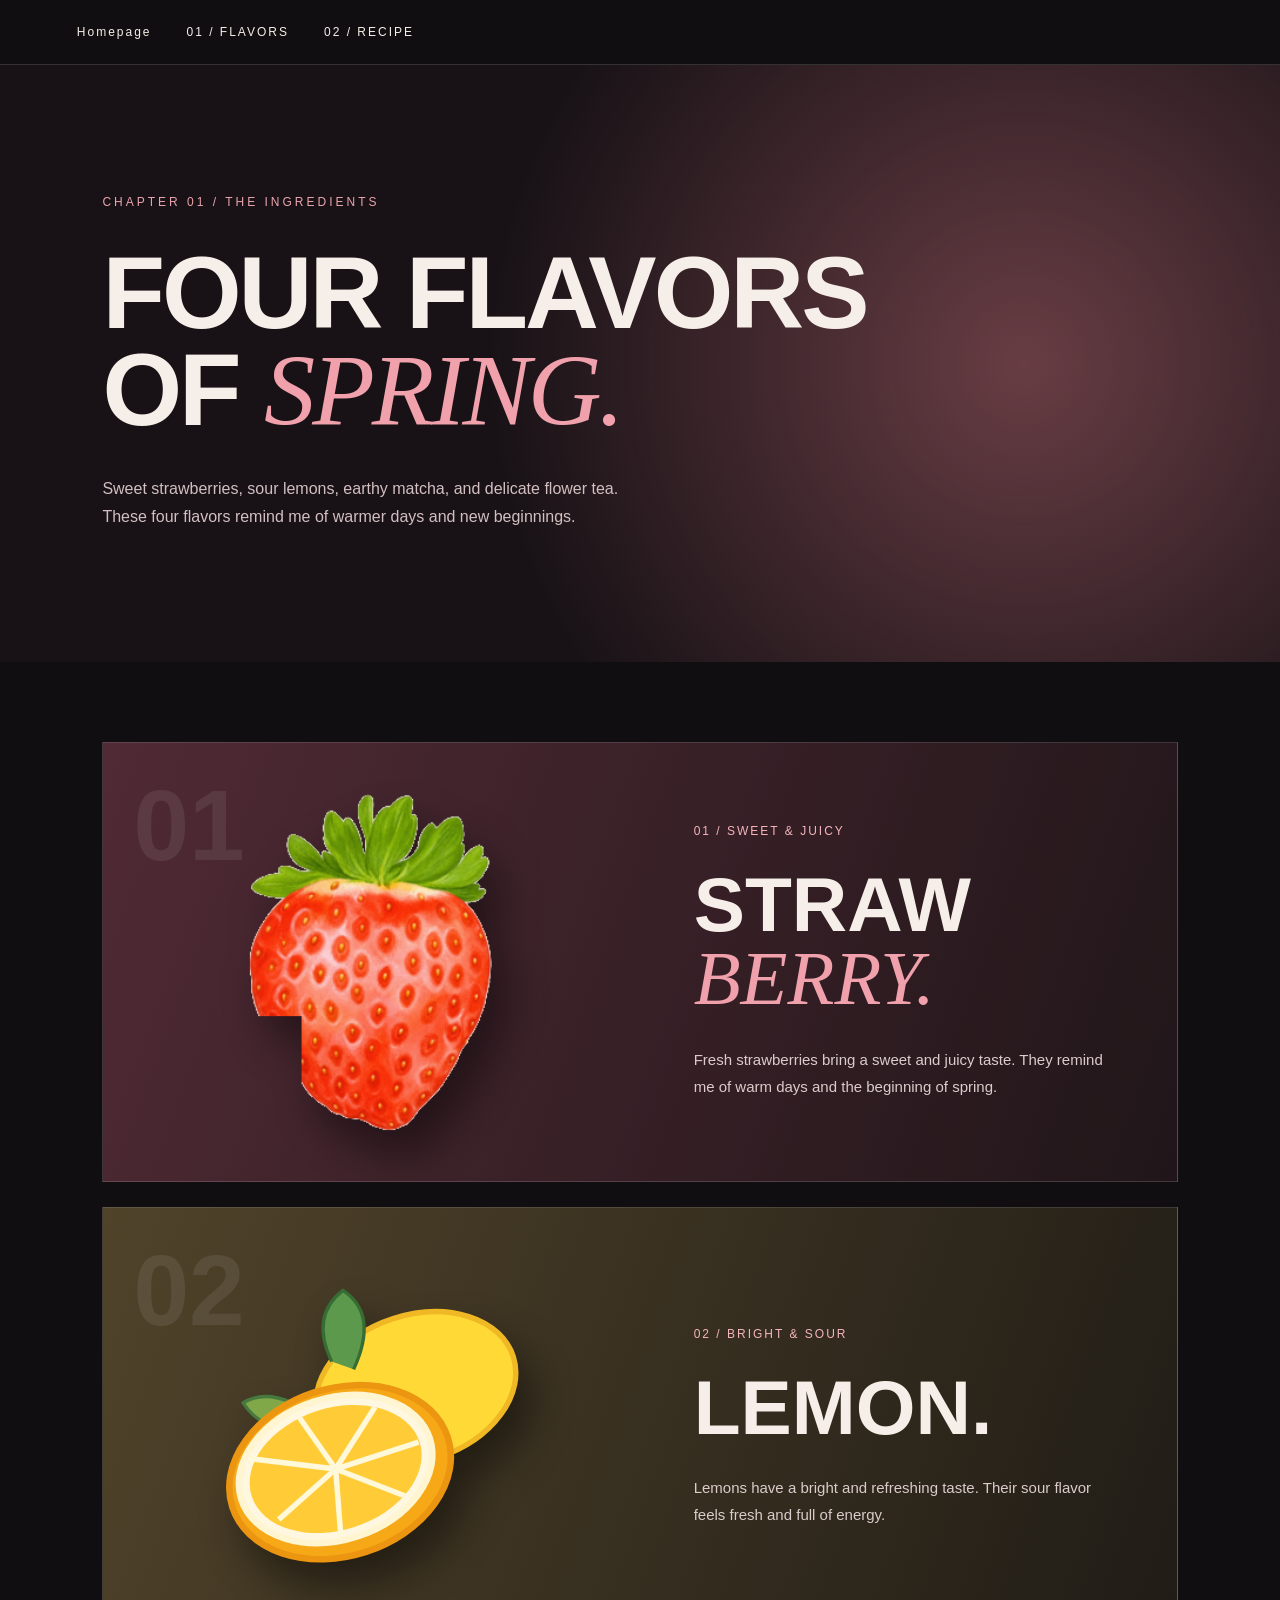
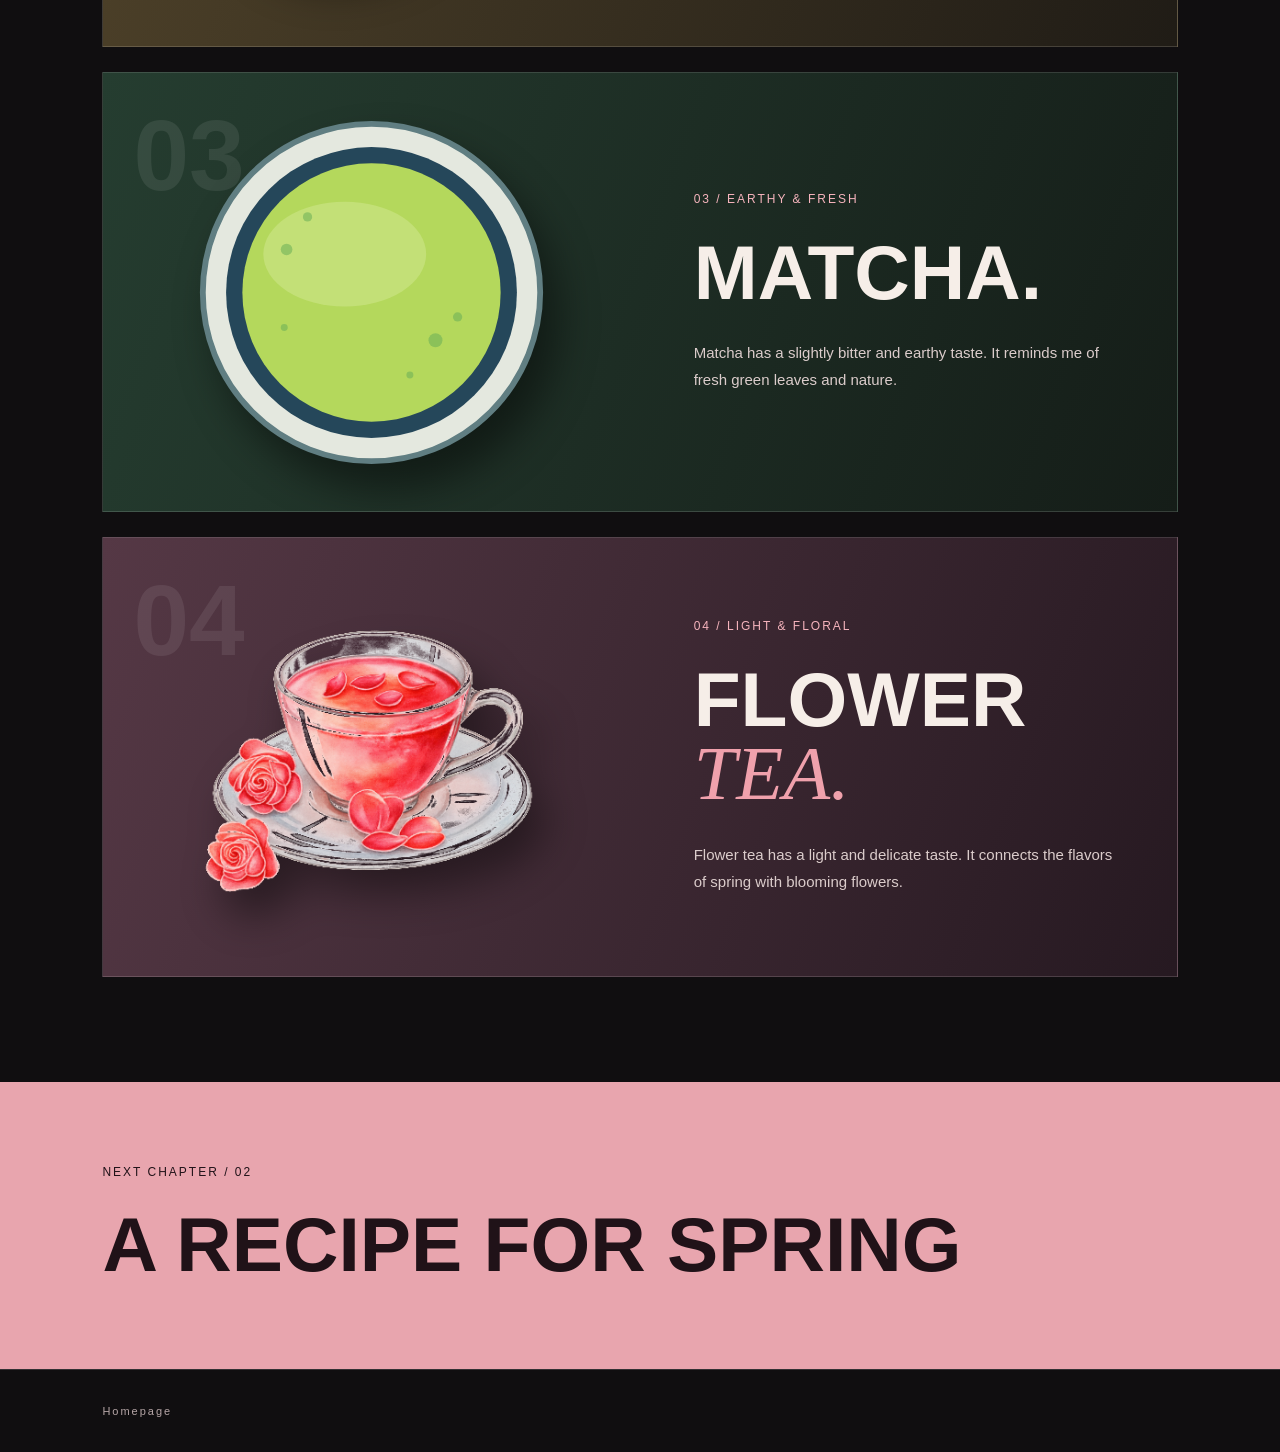
<file: Camille page 1.html>
<!DOCTYPE html>
<html lang="en">
<head>
  <meta charset="UTF-8">
  <meta name="viewport" content="width=device-width, initial-scale=1.0">
  <title>Four Flavors of Spring</title>
  <link rel="stylesheet" href="Camille-styles.css">
</head>

<body>

  <header>


    <nav>
      <a href="homepage.html">Homepage</a>
      <a href="Camille page 1.html">01 / FLAVORS</a>
      <a href="Camille page 2.html">02 / RECIPE</a>
    </nav>

   
  </header>

  <main>

    <section class="page-intro">
      <p class="label">CHAPTER 01 / THE INGREDIENTS</p>

      <h1>FOUR FLAVORS<br>OF <i>SPRING.</i></h1>

      <p>
        Sweet strawberries, sour lemons, earthy matcha,
        and delicate flower tea. These four flavors
        remind me of warmer days and new beginnings.
      </p>

      
    </section>

    <section class="flavor-list">

      <div class="flavor-card strawberry-bg">
        <div class="flavor-image">
          <span>01</span>
          <img src="Camille-strawberry.png" alt="Strawberry">
        </div>

        <div class="flavor-info">
          <p>01 / SWEET & JUICY</p>
          <h2>STRAW<br><i>BERRY.</i></h2>
          <p>
            Fresh strawberries bring a sweet and juicy taste.
            They remind me of warm days and the beginning of spring.
          </p>
        </div>
      </div>

      <div class="flavor-card lemon-bg">
        <div class="flavor-image">
          <span>02</span>
          <img src="Camille-lemon.svg" alt="Lemon">
        </div>

        <div class="flavor-info">
          <p>02 / BRIGHT & SOUR</p>
          <h2>LEMON.</h2>
          <p>
            Lemons have a bright and refreshing taste.
            Their sour flavor feels fresh and full of energy.
          </p>
        </div>
      </div>

      <div class="flavor-card matcha-bg">
        <div class="flavor-image">
          <span>03</span>
          <img src="Camille-matcha.svg" alt="Matcha">
        </div>

        <div class="flavor-info">
          <p>03 / EARTHY & FRESH</p>
          <h2>MATCHA.</h2>
          <p>
            Matcha has a slightly bitter and earthy taste.
            It reminds me of fresh green leaves and nature.
          </p>
        </div>
      </div>

      <div class="flavor-card tea-bg">
        <div class="flavor-image">
          <span>04</span>
          <img src="Camille-flower-tea.png" alt="Flower tea">
        </div>

        <div class="flavor-info">
          <p>04 / LIGHT & FLORAL</p>
          <h2>FLOWER<br><i>TEA.</i></h2>
          <p>
            Flower tea has a light and delicate taste.
            It connects the flavors of spring with blooming flowers.
          </p>
        </div>
      </div>

    </section>

    <a href="Camille page 2.html" class="next-page">
      <span>NEXT CHAPTER / 02</span>
      <h2>A RECIPE FOR SPRING </h2>
    </a>

  </main>

  <footer>
    <a href="homepage.html">Homepage</a>
   
  </footer>

</body>
</html>
</file>
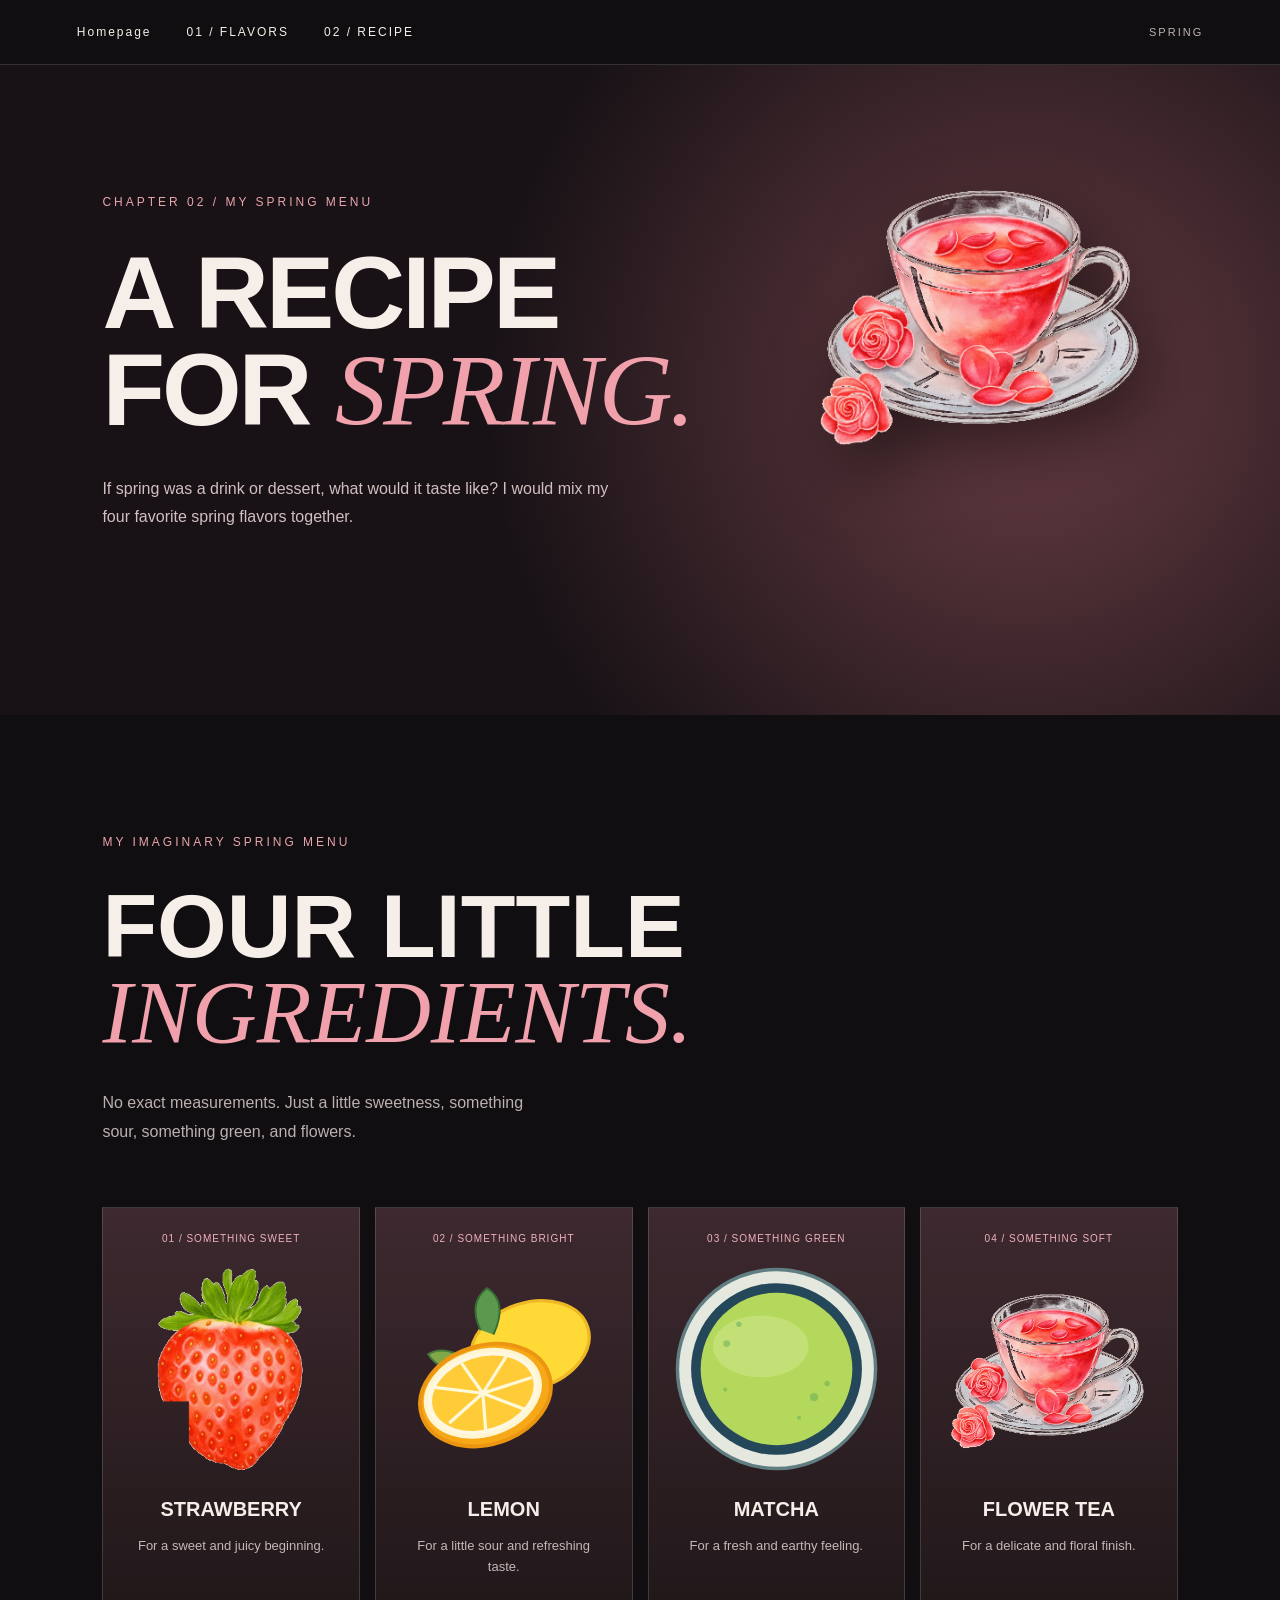
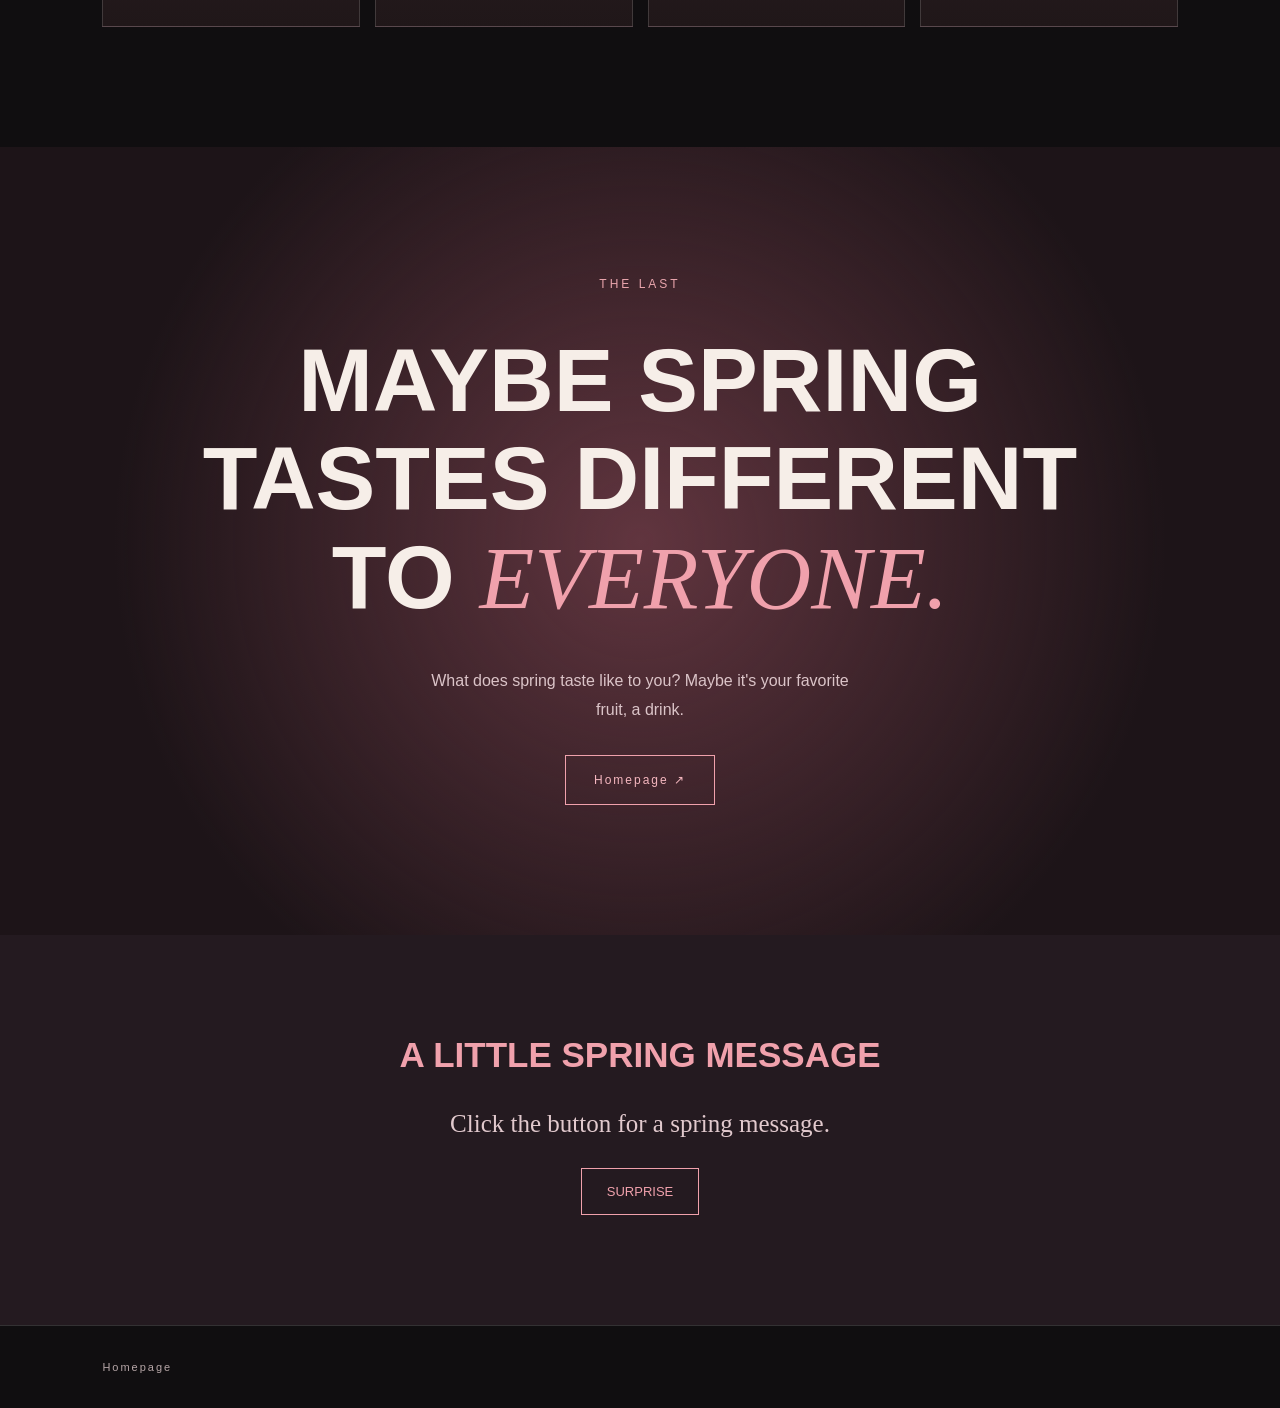
<file: Camille page 2.html>
<!DOCTYPE html>
<html lang="en">
<head>
  <meta charset="UTF-8">
  <meta name="viewport" content="width=device-width, initial-scale=1.0">
  <title>A Recipe for Spring</title>
  <link rel="stylesheet" href="Camille-styles.css">
</head>

<body>

  <header>
   

    <nav>
      <a href="homepage.html">Homepage</a>
      <a href="Camille page 1.html">01 / FLAVORS</a>
      <a href="Camille page 2.html">02 / RECIPE</a>
    </nav>

    <p class="issue">SPRING</p>
  </header>

  <main>

    <section class="page-intro recipe-intro">

      <p class="label">CHAPTER 02 / MY SPRING MENU</p>

      <h1>A RECIPE<br>FOR <i>SPRING.</i></h1>

      <p>
        If spring was a drink or dessert,
        what would it taste like?
        I would mix my four favorite spring flavors together.
      </p>

      <img src="Camille-flower-tea.png" class="intro-image" alt="Flower tea">

      
    </section>

    <section class="recipe-section">

      <p class="label">MY IMAGINARY SPRING MENU</p>

      <h2>FOUR LITTLE<br><i>INGREDIENTS.</i></h2>

      <p class="recipe-description">
        No exact measurements. Just a little sweetness,
        something sour, something green, and flowers.
      </p>

      <div class="recipe-grid">

        <div class="recipe-item">
          <p>01 / SOMETHING SWEET</p>
          <img src="Camille-strawberry.png" alt="Strawberry">
          <h3>STRAWBERRY</h3>
          <p>For a sweet and juicy beginning.</p>
        </div>

        <div class="recipe-item">
          <p>02 / SOMETHING BRIGHT</p>
          <img src="Camille-lemon.svg" alt="Lemon">
          <h3>LEMON</h3>
          <p>For a little sour and refreshing taste.</p>
        </div>

        <div class="recipe-item">
          <p>03 / SOMETHING GREEN</p>
          <img src="Camille-matcha.svg" alt="Matcha">
          <h3>MATCHA</h3>
          <p>For a fresh and earthy feeling.</p>
        </div>

        <div class="recipe-item">
          <p>04 / SOMETHING SOFT</p>
          <img src="Camille-flower-tea.png" alt="Flower tea">
          <h3>FLOWER TEA</h3>
          <p>For a delicate and floral finish.</p>
        </div>

      </div>

    </section>

    <section class="ending">

      <p class="label">THE LAST </p>

      <h2>MAYBE SPRING<br>
      TASTES DIFFERENT<br>
      TO <i>EVERYONE.</i></h2>

      <p>
        What does spring taste like to you?
        Maybe it's your favorite fruit,
        a drink.
      </p>

      <a href="homepage.html" class="enter">Homepage ↗</a>

    </section>


<section class="interactive">
  <h2>A LITTLE SPRING MESSAGE</h2>

  <p id="springMessage">
    Click the button for a spring message.
  </p>

  <button onclick="newMessage()">
    SURPRISE 
  </button>
</section>

<script>
  let messages = [
    "Spring is a fresh start.",
    "Enjoy the little things.",
    "Flowers make everything better.",
    "Today feels like spring."
  ];

  function newMessage() {
    let number = Math.floor(Math.random() * messages.length);

    document.getElementById("springMessage").textContent =
      messages[number];
  }
</script>


  </main>

  <footer>
    <a href="homepage.html">Homepage</a>
    
  </footer>

</body>
</html>
</file>
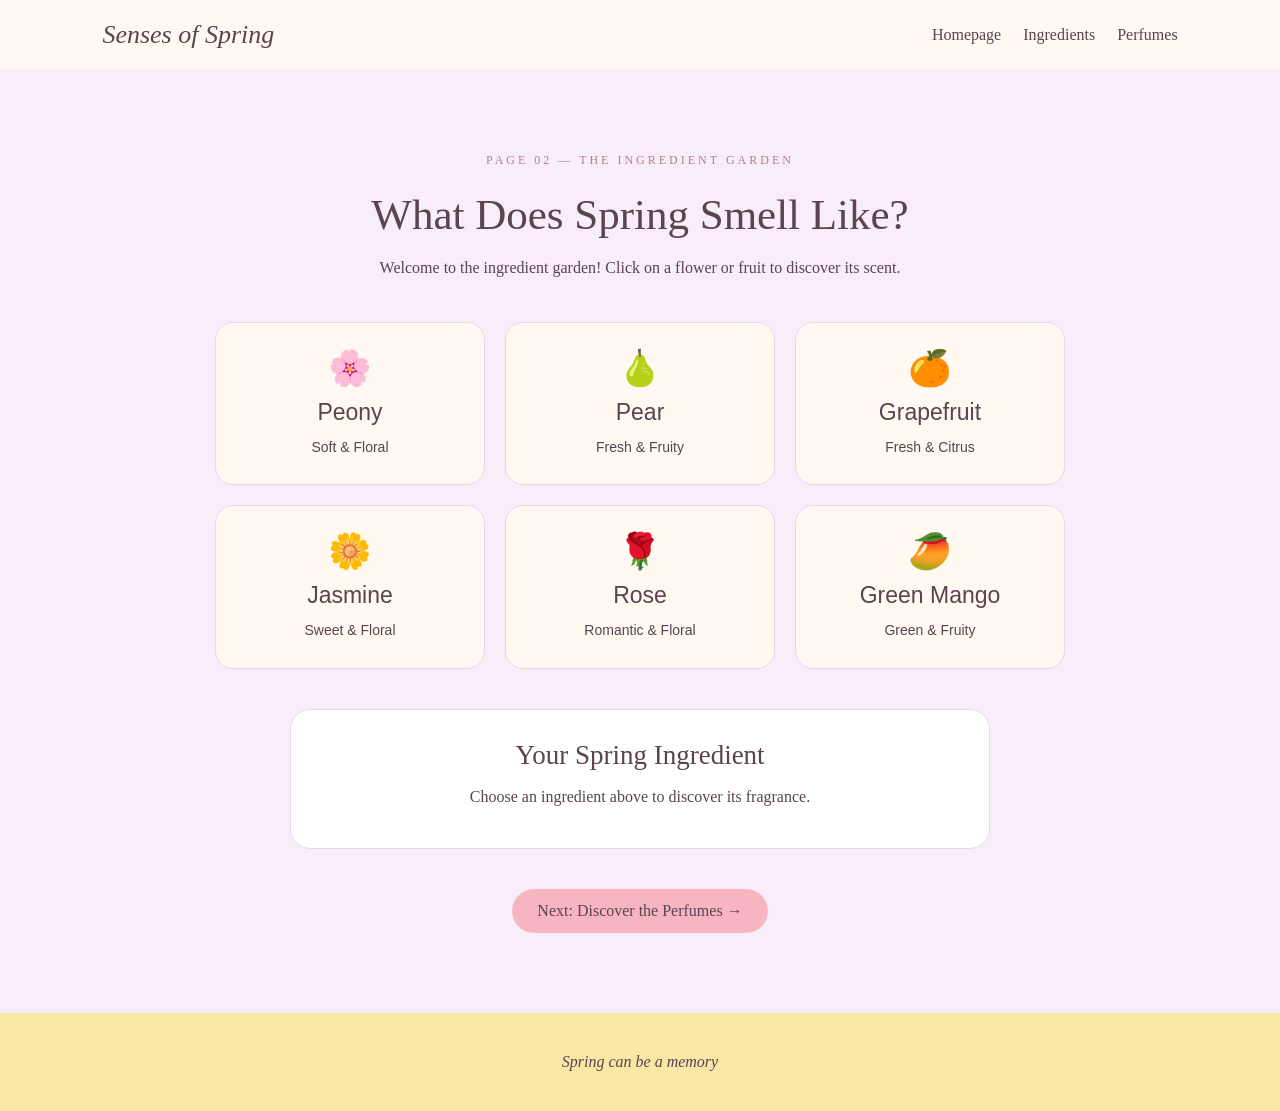
<file: Cici page 1.html>
<!DOCTYPE html>
<html lang="en"><head><meta charset="UTF-8"><meta name="viewport" content="width=device-width, initial-scale=1.0"><title>The Scent of Spring</title><link rel="stylesheet" href="Cici-style.css"></head><body>
<nav><h2>Senses of Spring</h2><div><a href="homepage.html">Homepage</a><a href="Cici page 1.html">Ingredients</a><a href="Cici page 2.html">Perfumes</a></div></nav>
<section id="ingredients" class="ingredients">

    <p class="small-title">PAGE 02 — THE INGREDIENT GARDEN</p>

    <h2>What Does Spring Smell Like?</h2>

    <p class="description">
        Welcome to the ingredient garden! Click on a flower or fruit to discover its scent.
    </p>

    <div class="ingredient-grid">

        <button onclick="showIngredient('Peony', 'A soft, romantic floral scent. Featured in Dior Blooming Bouquet and Maison Margiela Springtime in a Park.')">
            <span>🌸</span>
            <h3>Peony</h3>
            <p>Soft & Floral</p>
        </button>

        <button onclick="showIngredient('Pear', 'A juicy, fresh and slightly sweet fruity scent. Featured in Maison Margiela Springtime in a Park.')">
            <span>🍐</span>
            <h3>Pear</h3>
            <p>Fresh & Fruity</p>
        </button>

        <button onclick="showIngredient('Grapefruit', 'A bright citrus scent with a fresh and slightly bitter character. Featured in Hermès Un Jardin sur le Nil.')">
            <span>🍊</span>
            <h3>Grapefruit</h3>
            <p>Fresh & Citrus</p>
        </button>

        <button onclick="showIngredient('Jasmine', 'A sweet and delicate white floral scent that brings a soft garden feeling.')">
            <span>🌼</span>
            <h3>Jasmine</h3>
            <p>Sweet & Floral</p>
        </button>

        <button onclick="showIngredient('Rose', 'A classic floral scent that feels romantic, fresh and elegant. Featured in Dior and Maison Margiela.')">
            <span>🌹</span>
            <h3>Rose</h3>
            <p>Romantic & Floral</p>
        </button>

        <button onclick="showIngredient('Green Mango', 'A juicy green fruity note with a fresh and slightly tart character. Featured in Hermès Un Jardin sur le Nil.')">
            <span>🥭</span>
            <h3>Green Mango</h3>
            <p>Green & Fruity</p>
        </button>

    </div>

    <div id="ingredient-info" class="info-box">
        <h3>Your Spring Ingredient</h3>
        <p>Choose an ingredient above to discover its fragrance.</p>
    </div>

    <a href="Cici page 2.html" class="main-button">
        Next: Discover the Perfumes →
    </a>

</section>
<footer><p>Spring can be a memory</p></footer>
<script>

function showIngredient(name, description) {

    document.getElementById("ingredient-info").innerHTML =
        "<h3>" + name + "</h3>" +
        "<p>" + description + "</p>";

}

function showPerfume(name, notes, description) {

    document.getElementById("perfume-info").innerHTML =
        "<h3>" + name + "</h3>" +
        "<p><strong>Main Notes:</strong> " + notes + "</p>" +
        "<p>" + description + "</p>";

}

function showStage(stage) {

    let title = "";
    let subtitle = "";
    let description = "";
    let ingredients = "";
    let time = "";
    let number = "";

    if (stage === "top") {

        title = "Top Notes";
        subtitle = "The First Impression";
        description = "The first scent you notice after spraying a perfume. Fresh, bright, and light, these notes create the opening impression.";
        ingredients = "<span>🍐 Pear</span><span>🍊 Citrus</span><span>🌿 Green Leaves</span>";
        time = "Usually noticeable for the first few minutes.";
        number = "01 / 03";

    } else if (stage === "heart") {

        title = "Heart Notes";
        subtitle = "The Heart of the Fragrance";
        description = "As the first notes fade, the heart of the fragrance begins to bloom. Floral scents often create the main character of a spring perfume.";
        ingredients = "<span>🌸 Peony</span><span>🌹 Rose</span><span>🌼 Jasmine</span>";
        time = "Usually develops after the opening and lasts for several hours.";
        number = "02 / 03";

    } else if (stage === "base") {

        title = "Base Notes";
        subtitle = "The Lasting Memory";
        description = "The final layer of a fragrance. These deeper and softer scents stay on the skin longer and give the perfume its lasting impression.";
        ingredients = "<span>🤍 White Musk</span><span>🌳 Woods</span><span>🍦 Vanilla</span>";
        time = "Can remain noticeable for several hours.";
        number = "03 / 03";

    }

    document.getElementById("stage-info").innerHTML =
        '<div class="stage-number">' + number + '</div>' +
        '<h3>' + title + '</h3>' +
        '<p class="stage-subtitle">' + subtitle + '</p>' +
        '<p class="stage-description">' + description + '</p>' +
        '<div class="scent-ingredients">' + ingredients + '</div>' +
        '<p class="stage-time">' + time + '</p>';

    let buttons = document.querySelectorAll(".stage-buttons button");

    buttons.forEach(function(button) {
        button.classList.remove("active");
    });

    if (stage === "top") {
        buttons[0].classList.add("active");
    } else if (stage === "heart") {
        buttons[1].classList.add("active");
    } else {
        buttons[2].classList.add("active");
    }

    document.querySelectorAll(".timeline-item").forEach(function(item) {
        item.classList.remove("active");
    });

    document.getElementById(stage + "-line").classList.add("active");

}

</script>
</body></html>
</file>
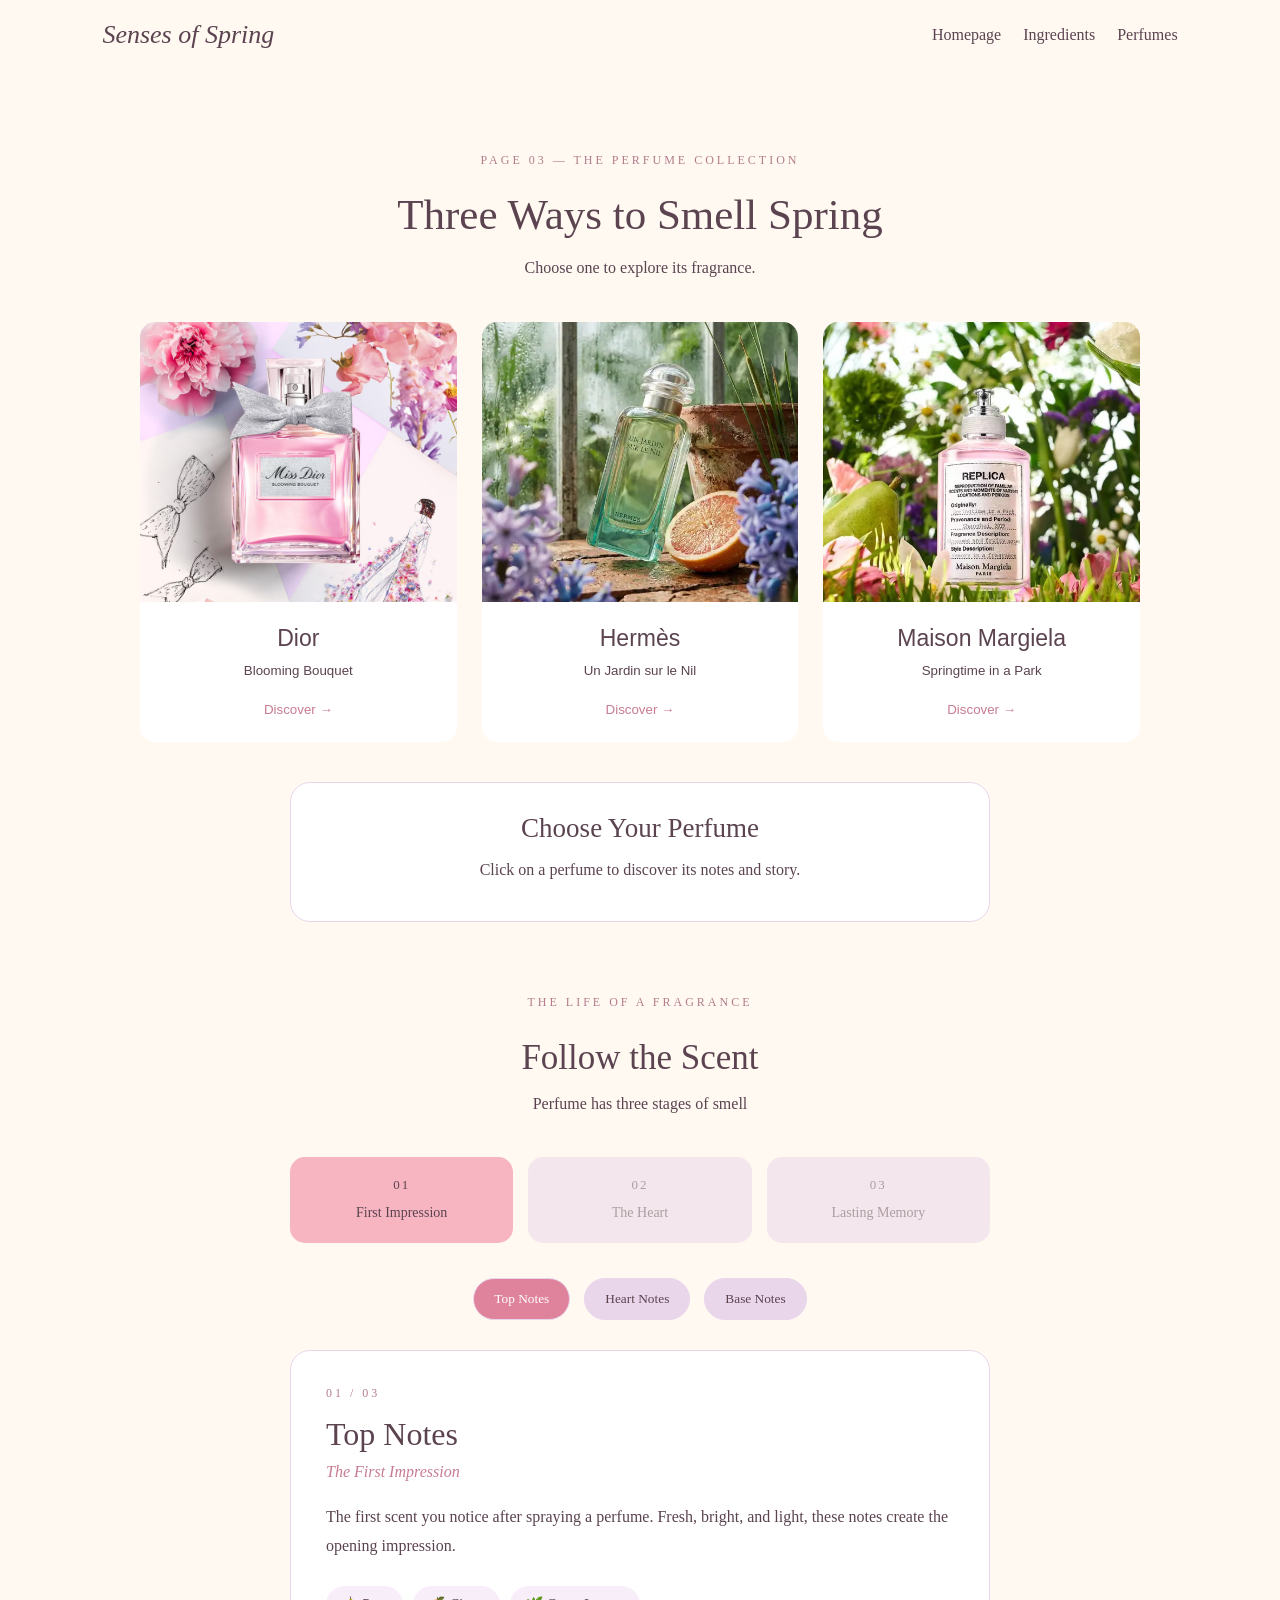
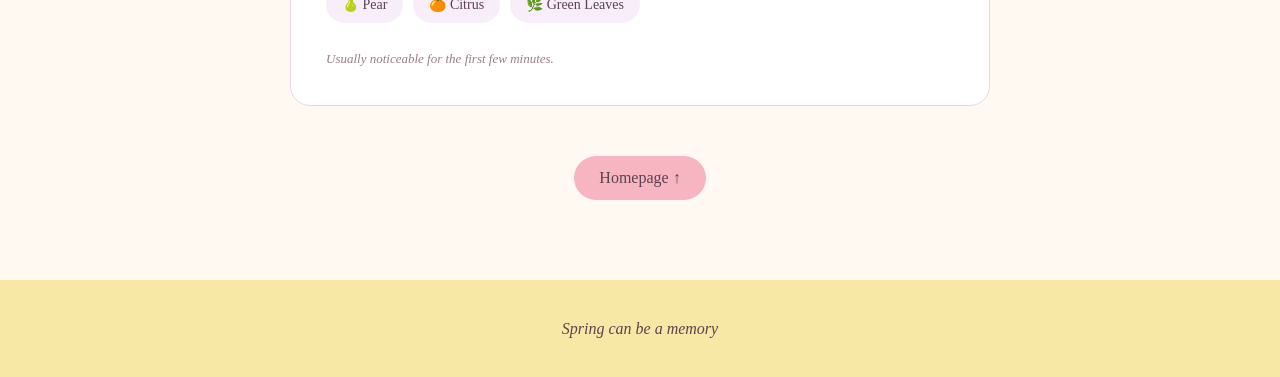
<file: Cici page 2.html>
<!DOCTYPE html>
<html lang="en"><head><meta charset="UTF-8"><meta name="viewport" content="width=device-width, initial-scale=1.0"><title>The Scent of Spring</title><link rel="stylesheet" href="Cici-style.css"></head><body>
<nav><h2>Senses of Spring</h2><div><a href="homepage.html">Homepage</a><a href="Cici page 1.html">Ingredients</a><a href="Cici page 2.html">Perfumes</a></div></nav>
<section id="perfumes" class="perfumes">

    <p class="small-title">PAGE 03 — THE PERFUME COLLECTION</p>

    <h2>Three Ways to Smell Spring</h2>

    <p class="description">
        Choose one to explore its fragrance.
    </p>

    <div class="perfume-grid">

        <button class="perfume-card" onclick="showPerfume('Dior Blooming Bouquet', 'Bergamot, Peony, Rose and White Musk', 'A delicate floral bouquet that feels like walking through a garden full of blooming flowers.')">

            <img src="dior.jpg" alt="Dior Blooming Bouquet">

            <h3>Dior</h3>
            <p>Blooming Bouquet</p>

            <span>Discover →</span>

        </button>

        <button class="perfume-card" onclick="showPerfume('Hermès Un Jardin sur le Nil', 'Green Mango, Grapefruit, Lotus and Green Notes', 'A fresh and green fragrance inspired by a garden along the Nile River.')">

            <img src="Hermes_Un-Jardin-Sur-Le-Nil-1.webp" alt="Hermes perfume">

            <h3>Hermès</h3>
            <p>Un Jardin sur le Nil</p>

            <span>Discover →</span>

        </button>

        <button class="perfume-card" onclick="showPerfume('Maison Margiela Springtime in a Park', 'Pear, Rose, Peony and Musk', 'A soft and fruity fragrance that captures the feeling of a sunny spring afternoon in the park.')">

            <img src="maison.jpeg" alt="Maison Margiela perfume">

            <h3>Maison Margiela</h3>
            <p>Springtime in a Park</p>

            <span>Discover →</span>

        </button>

    </div>

    <div id="perfume-info" class="info-box">

        <h3>Choose Your Perfume</h3>

        <p>Click on a perfume to discover its notes and story.</p>

    </div>

    <div class="journey">

        <p class="small-title">THE LIFE OF A FRAGRANCE</p>

        <h2>Follow the Scent</h2>

        <p>Perfume has three stages of smell</p>

        <div class="scent-timeline">

            <div class="timeline-item active" id="top-line">
                <span>01</span>
                <p>First Impression</p>
            </div>

            <div class="timeline-item" id="heart-line">
                <span>02</span>
                <p>The Heart</p>
            </div>

            <div class="timeline-item" id="base-line">
                <span>03</span>
                <p>Lasting Memory</p>
            </div>

        </div>

        <div class="stage-buttons">

            <button class="active" onclick="showStage('top')">
                Top Notes
            </button>

            <button onclick="showStage('heart')">
                Heart Notes
            </button>

            <button onclick="showStage('base')">
                Base Notes
            </button>

        </div>

        <div id="stage-info" class="stage-card">

            <div class="stage-number">01 / 03</div>

            <h3>Top Notes</h3>

            <p class="stage-subtitle">The First Impression</p>

            <p class="stage-description">
                The first scent you notice after spraying a perfume. Fresh, bright, and light, these notes create the opening impression.
            </p>

            <div class="scent-ingredients">
                <span>🍐 Pear</span>
                <span>🍊 Citrus</span>
                <span>🌿 Green Leaves</span>
            </div>

            <p class="stage-time">Usually noticeable for the first few minutes.</p>

        </div>

    </div>

    <a href="homepage.html" class="main-button">
        Homepage ↑
    </a>

</section>
<footer><p>Spring can be a memory</p></footer>
<script>

function showIngredient(name, description) {

    document.getElementById("ingredient-info").innerHTML =
        "<h3>" + name + "</h3>" +
        "<p>" + description + "</p>";

}

function showPerfume(name, notes, description) {

    document.getElementById("perfume-info").innerHTML =
        "<h3>" + name + "</h3>" +
        "<p><strong>Main Notes:</strong> " + notes + "</p>" +
        "<p>" + description + "</p>";

}

function showStage(stage) {

    let title = "";
    let subtitle = "";
    let description = "";
    let ingredients = "";
    let time = "";
    let number = "";

    if (stage === "top") {

        title = "Top Notes";
        subtitle = "The First Impression";
        description = "The first scent you notice after spraying a perfume. Fresh, bright, and light, these notes create the opening impression.";
        ingredients = "<span>🍐 Pear</span><span>🍊 Citrus</span><span>🌿 Green Leaves</span>";
        time = "Usually noticeable for the first few minutes.";
        number = "01 / 03";

    } else if (stage === "heart") {

        title = "Heart Notes";
        subtitle = "The Heart of the Fragrance";
        description = "As the first notes fade, the heart of the fragrance begins to bloom. Floral scents often create the main character of a spring perfume.";
        ingredients = "<span>🌸 Peony</span><span>🌹 Rose</span><span>🌼 Jasmine</span>";
        time = "Usually develops after the opening and lasts for several hours.";
        number = "02 / 03";

    } else if (stage === "base") {

        title = "Base Notes";
        subtitle = "The Lasting Memory";
        description = "The final layer of a fragrance. These deeper and softer scents stay on the skin longer and give the perfume its lasting impression.";
        ingredients = "<span>🤍 White Musk</span><span>🌳 Woods</span><span>🍦 Vanilla</span>";
        time = "Can remain noticeable for several hours.";
        number = "03 / 03";

    }

    document.getElementById("stage-info").innerHTML =
        '<div class="stage-number">' + number + '</div>' +
        '<h3>' + title + '</h3>' +
        '<p class="stage-subtitle">' + subtitle + '</p>' +
        '<p class="stage-description">' + description + '</p>' +
        '<div class="scent-ingredients">' + ingredients + '</div>' +
        '<p class="stage-time">' + time + '</p>';

    let buttons = document.querySelectorAll(".stage-buttons button");

    buttons.forEach(function(button) {
        button.classList.remove("active");
    });

    if (stage === "top") {
        buttons[0].classList.add("active");
    } else if (stage === "heart") {
        buttons[1].classList.add("active");
    } else {
        buttons[2].classList.add("active");
    }

    document.querySelectorAll(".timeline-item").forEach(function(item) {
        item.classList.remove("active");
    });

    document.getElementById(stage + "-line").classList.add("active");

}

</script>
</body></html>
</file>
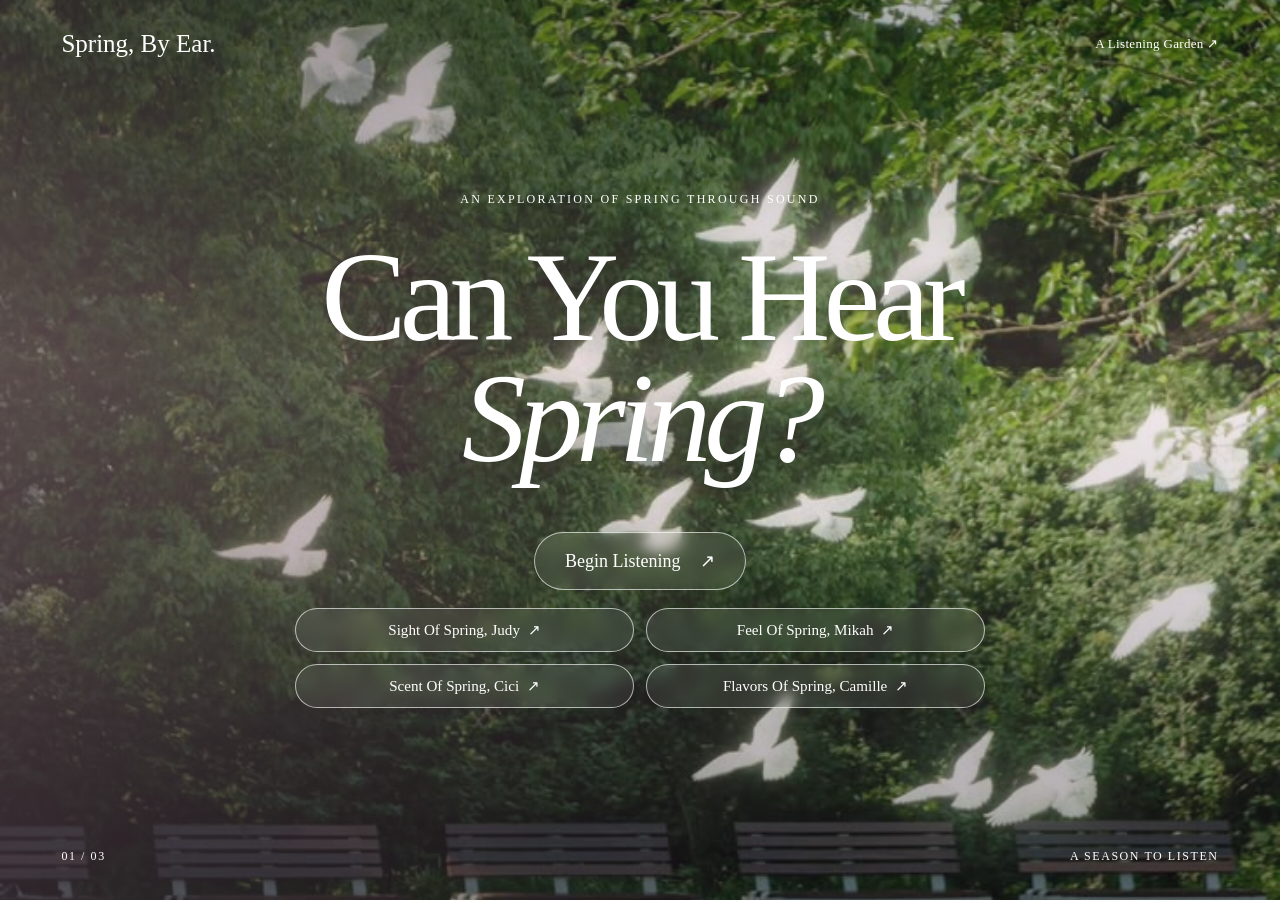
<file: homepage.html>
<!doctype html>
<html lang="en">
<head>
  <meta charset="utf-8">
  <meta name="viewport" content="width=device-width, initial-scale=1">
  <title>Spring, By Ear — Home</title>
  <link rel="stylesheet" href="site.css">
</head>
<body class="home">
  <div class="home-photo"></div>
  <div class="soft-wash"></div>
  <header class="site-header"><a href="homepage.html">Spring, By Ear.</a><a href="page2.html">A Listening Garden ↗</a></header>
  <main class="home-center">
    <p class="eyebrow">An exploration of spring through sound</p>
    <h1>Can You Hear<br><em>Spring?</em></h1>
    <a class="enter" href="page2.html">Begin Listening <span>↗</span></a>
    <div class="collective-links">
      <a class="enter" href="Judy page 1.html">Sight Of Spring, Judy <span>↗</span></a>
      <a class="enter" href="Mikah page 1.html">Feel Of Spring, Mikah <span>↗</span></a>
      <a class="enter" href="Cici page 1.html">Scent Of Spring, Cici <span>↗</span></a>
      <a class="enter" href="Camille page 1.html">Flavors Of Spring, Camille <span>↗</span></a>
    </div>
  </main>
  <footer class="home-footer"><span>01 / 03</span><span>A Season To Listen</span></footer>
</body>
</html>
</file>
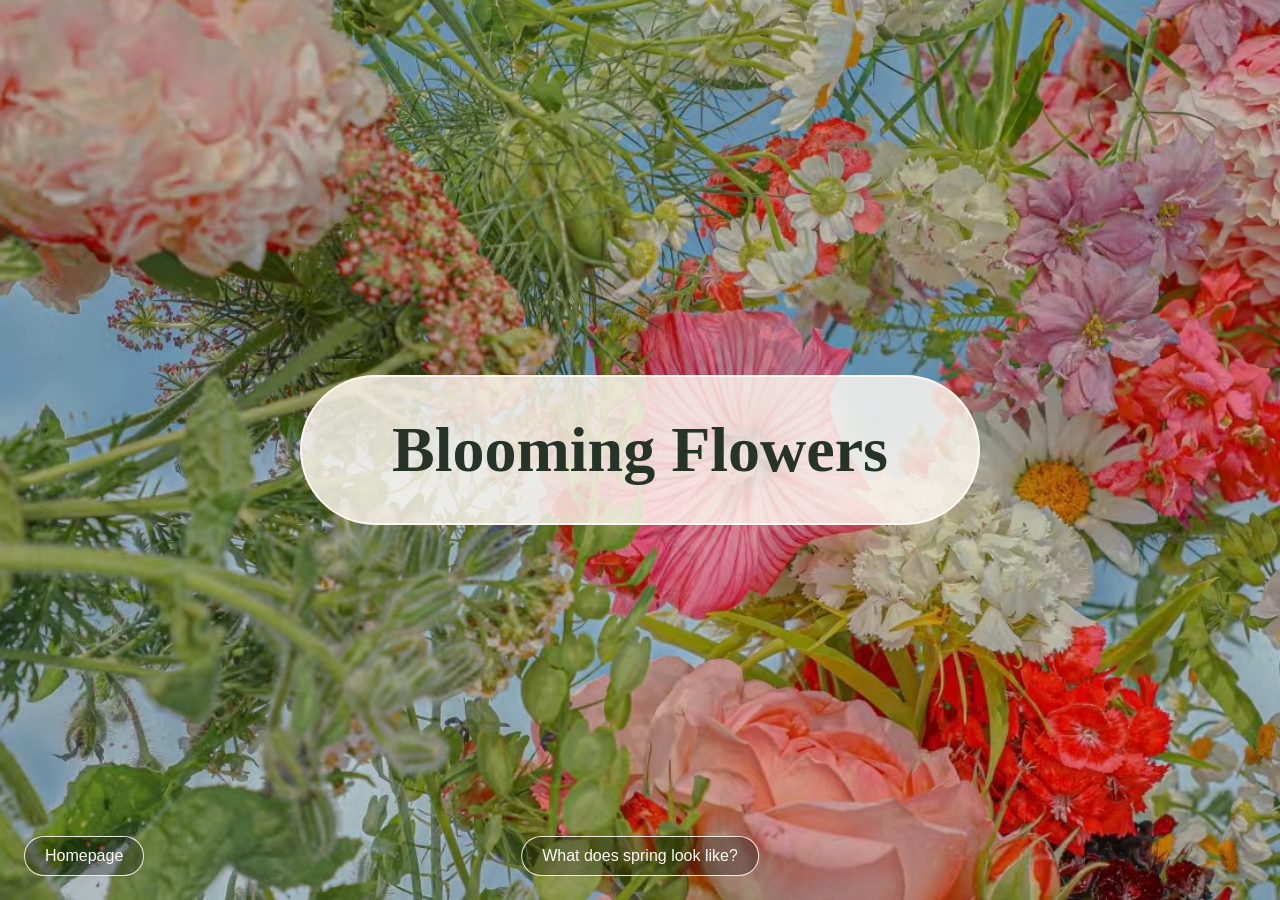
<file: Judy page 1.html>
<!DOCTYPE html>
<html lang="en">
<head>
<meta charset="UTF-8">
<meta name="viewport" content="width=device-width, initial-scale=1.0">
<title>What Does Spring Look Like?</title>

  
<style>
* {
  box-sizing: border-box;
}

body {
  margin: 0;
  font-family: "DM Sans", Arial, sans-serif;
  overflow: hidden;
}

input {
  display: none;
}

.scene {
  position: relative;
  width: 100%;
  height: 100vh;
  background: #263329;
}

.photo {
  display: none;
  position: absolute;
  inset: 0;
  background-position: center;
  background-size: cover;
}

.photo::after {
  content: "";
  position: absolute;
  inset: 0;
  background: rgba(0,0,0,.12);
}

#one:checked ~ .scene .photo-one,
#two:checked ~ .scene .photo-two,
#three:checked ~ .scene .photo-three,
#four:checked ~ .scene .photo-four {
  display: block;
}

.click-area {
  display: none;
  position: absolute;
  inset: 0;
  cursor: pointer;
  z-index: 1;
}

#one:checked ~ .scene .click-one,
#two:checked ~ .scene .click-two,
#three:checked ~ .scene .click-three,
#four:checked ~ .scene .click-four {
  display: block;
}

.center-button {
  position: absolute;
  z-index: 2;
  top: 50%;
  left: 50%;
  transform: translate(-50%, -50%);
  width: min(68vw, 680px);
  min-height: 150px;
  padding: 28px 38px;
  border: 2px solid rgba(255,249,242,.95);
  border-radius: 100px;
  color: #263329;
  background: rgba(255,249,242,.82);
  font-family: "Fraunces", Georgia, serif;
  font-size: clamp(34px, 5vw, 64px);
  line-height: 1.05;
  font-weight: 700;
  text-align: center;
  display: flex;
  align-items: center;
  justify-content: center;
}

.center-button label {
  display: none;
  cursor: pointer;
}

#one:checked ~ .scene .title-one,
#two:checked ~ .scene .title-two,
#three:checked ~ .scene .title-three,
#four:checked ~ .scene .title-four {
  display: flex;
}

.home-link, .bottom-link {
  position: absolute;
  z-index: 3;
  bottom: 24px;
  padding: 10px 20px;
  border: 1px solid rgba(255,249,242,.9);
  border-radius: 999px;
  color: #fff9f2;
  background: rgba(0,0,0,.28);
  font-size: 16px;
  text-decoration: none;
}

.home-link {
  left: 24px;
}

.bottom-link {
  left: 50%;
  transform: translateX(-50%);
}
</style>
</head>

<body>

<input type="radio" name="scene" id="one" checked>
<input type="radio" name="scene" id="two">
<input type="radio" name="scene" id="three">
<input type="radio" name="scene" id="four">

<main class="scene">

  <div class="photo photo-one" style="background-image:url('bloomingflowers.jpg')"></div>
  <div class="photo photo-two" style="background-image:url('freshgreenleaves.jpg')"></div>
  <div class="photo photo-three" style="background-image:url('brightsunlight.jpg')"></div>
  <div class="photo photo-four" style="background-image:url('colorfulnature.jpg')"></div>

  <label class="click-area click-one" for="two"></label>
  <label class="click-area click-two" for="three"></label>
  <label class="click-area click-three" for="four"></label>
  <label class="click-area click-four" for="one"></label>

  <div class="center-button">
    <label class="title-one" for="two">Blooming Flowers</label>
    <label class="title-two" for="three">Fresh Green Leaves</label>
    <label class="title-three" for="four">Brighter Sunlight</label>
    <label class="title-four" for="one">Colorful Nature</label>
  </div>

  <a class="home-link" href="homepage.html">Homepage</a>
  <a class="bottom-link" href="Judy page 2.html">What does spring look like?</a>

</main>
</body>
</html>
</file>
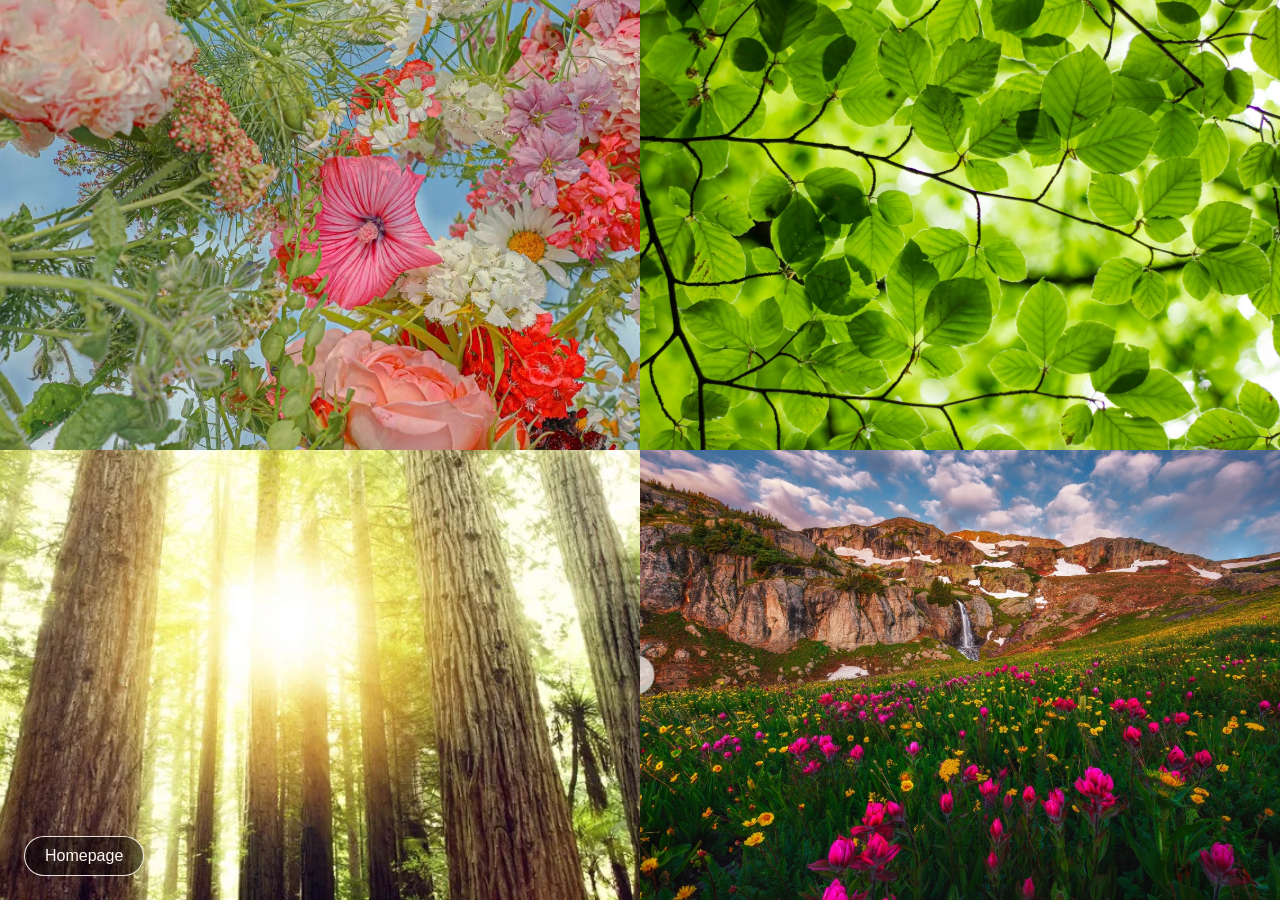
<file: Judy page 2.html>
<!DOCTYPE html>
<html lang="en">
<head>
<meta charset="UTF-8">
<meta name="viewport" content="width=device-width, initial-scale=1.0">
<title>What Does Spring Look Like?</title>

<style>
* {
  box-sizing: border-box;
}

body {
  margin: 0;
  overflow: hidden;
  background: #fff9f2;
}

main {
  width: 100%;
  height: 100vh;
  display: flex;
  flex-wrap: wrap;
}

img {
  width: 50%;
  height: 50%;
  object-fit: cover;
}

a {
  position: fixed;
  left: 24px;
  bottom: 24px;
  padding: 10px 20px;
  border: 1px solid rgba(255,249,242,.9);
  border-radius: 999px;
  color: #fff9f2;
  background: rgba(0,0,0,.42);
  font: 16px "DM Sans", Arial, sans-serif;
  text-decoration: none;
}
</style>
</head>

<body>

<main>
  <img src="bloomingflowers.jpg" alt="">
  <img src="freshgreenleaves.jpg" alt="">
  <img src="brightsunlight.jpg" alt="">
  <img src="colorfulnature.jpg" alt="">
</main>

<a href="homepage.html">Homepage</a>

</body>
</html>
</file>
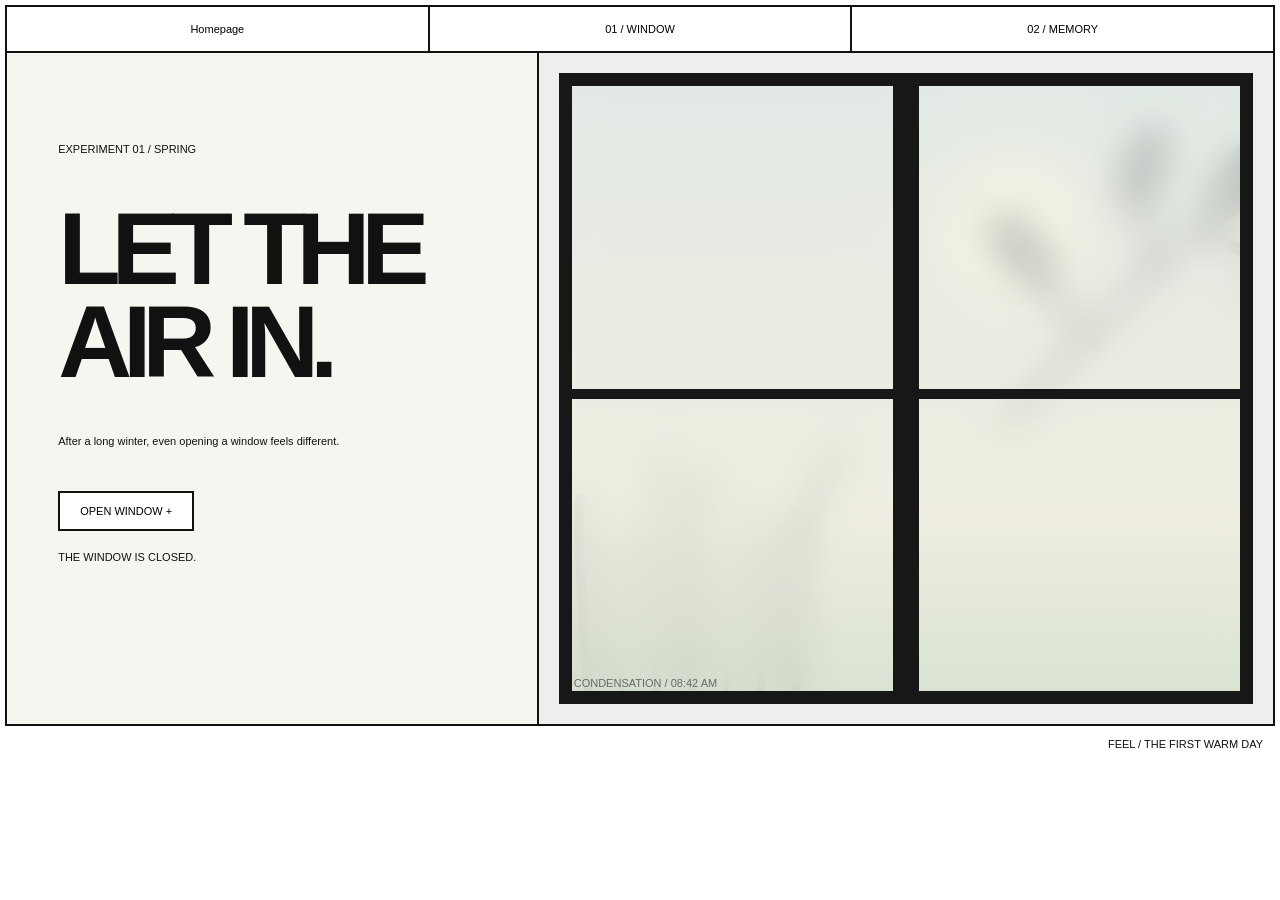
<file: Mikah page 1.html>
<!DOCTYPE html>
<html lang="en">
<head>
  <meta charset="UTF-8">
  <meta name="viewport" content="width=device-width, initial-scale=1">
  <title>Window / FEEL</title>
  <link rel="stylesheet" href="Mikah-style.css">
</head>
<body>
  <nav class="page-nav">
    <a href="homepage.html">Homepage</a>
    <a href="Mikah page 1.html">01 / WINDOW</a>
    <a href="Mikah page 2.html">02 / MEMORY</a>
  </nav>
  <main class="window-page">
    <section class="window-text">
      <p>EXPERIMENT 01 / SPRING</p>
      <h1>LET THE<br>AIR IN.</h1>
      <p>After a long winter, even opening a window feels different.</p>
      <button id="windowButton" onclick="toggleWindow()">OPEN WINDOW +</button>
      <p id="windowStatus">THE WINDOW IS CLOSED.</p>
    </section>
    <section class="window-scene" id="windowScene">
      <div class="outside">
        <div class="sun"></div>
        <img class="grass" src="Mikah-spring4.svg" alt="Spring grass">
        <img class="branch" src="Mikah-spring7.svg" alt="Spring branch">
      </div>
      <div class="fog">CONDENSATION / 08:42 AM</div>
      <div class="window-left"></div>
      <div class="window-right"></div>
    </section>
  </main>
  <footer>FEEL / THE FIRST WARM DAY</footer>
  <script src="Mikah-script.js"></script>
</body>
</html>
</file>
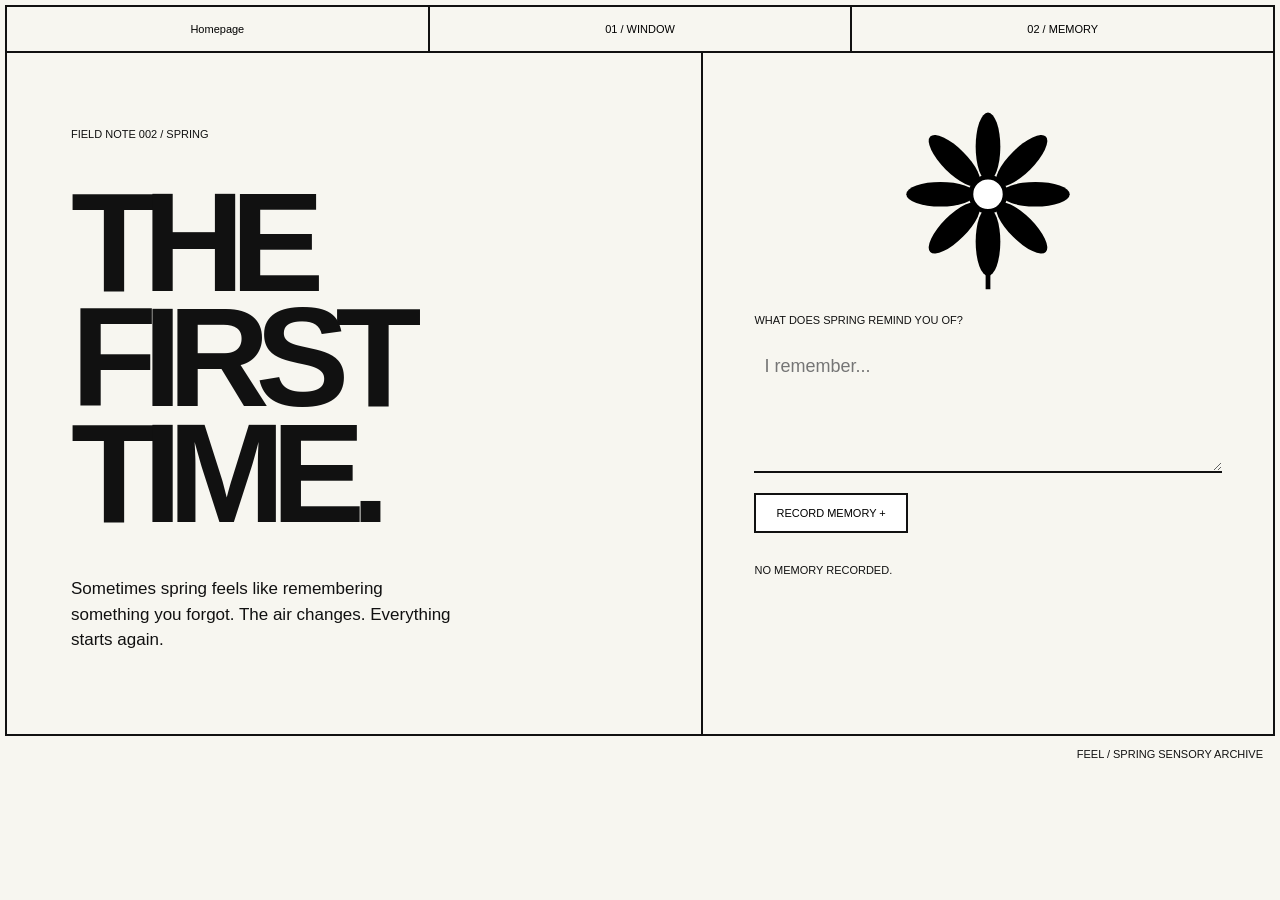
<file: Mikah page 2.html>
<!DOCTYPE html>
<html lang="en">
<head>
  <meta charset="UTF-8">
  <meta name="viewport" content="width=device-width, initial-scale=1">
  <title>Memory / FEEL</title>
  <link rel="stylesheet" href="Mikah-style.css">
</head>
<body class="memory-body">
  <nav class="page-nav">
    <a href="homepage.html">Homepage</a>
    <a href="Mikah page 1.html">01 / WINDOW</a>
    <a href="Mikah page 2.html">02 / MEMORY</a>
  </nav>
  <main class="memory-page">
    <section class="memory-text">
      <p>FIELD NOTE 002 / SPRING</p>
      <h1>THE<br>FIRST<br>TIME.</h1>
      <p>Sometimes spring feels like remembering something you forgot. The air changes. Everything starts again.</p>
    </section>
    <section class="memory-entry">
      <img src="Mikah-spring3.svg" alt="Daisy drawing">
      <label for="memory">WHAT DOES SPRING REMIND YOU OF?</label>
      <textarea id="memory" rows="5" placeholder="I remember..."></textarea>
      <button onclick="saveMemory()">RECORD MEMORY +</button>
      <p id="result">NO MEMORY RECORDED.</p>
    </section>
  </main>
  <footer>FEEL / SPRING SENSORY ARCHIVE</footer>
  <script src="Mikah-script.js"></script>
</body>
</html>
</file>
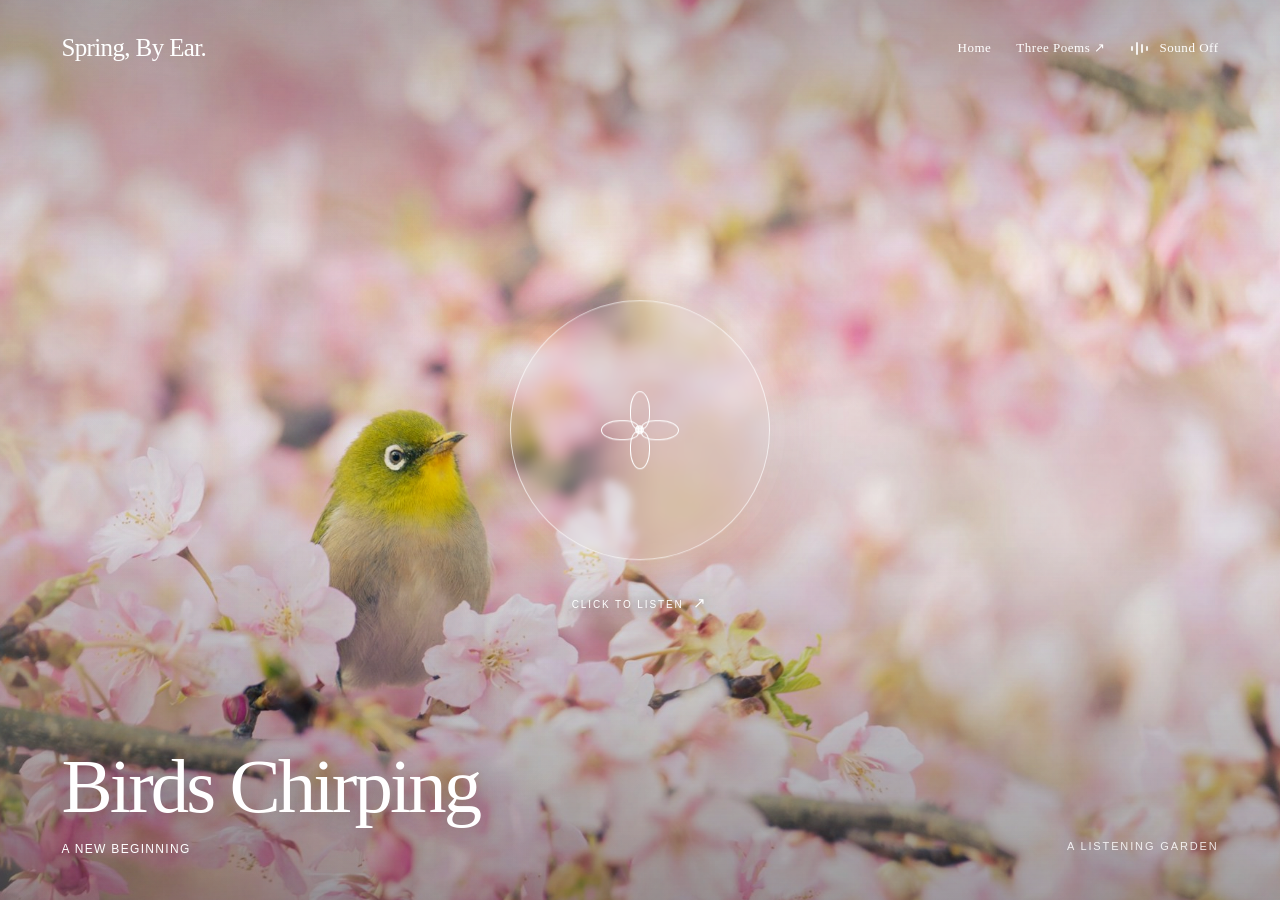
<file: page2.html>
<!doctype html>
<html lang="en">
<head>
<meta charset="utf-8">
<meta name="viewport" content="width=device-width, initial-scale=1">
<meta name="theme-color" content="#dbb5b7">
<title>Spring, By Ear — A Listening Garden</title>
<link rel="stylesheet" href="style.css">
<script defer src="script.js"></script>
</head>
<body>
<main id="garden" class="garden" aria-label="Spring listening garden">
 <div class="world active" data-index="0" style="--photo:url('spring-bird.jpg')"><div class="photo"></div></div>
 <div class="world" data-index="1" style="--photo:url('gentle-rain-custom.jpg')"><div class="photo"></div><div class="rain-layer"></div></div>
 <div class="world" data-index="2" style="--photo:url('breeze-custom.jpg')"><div class="photo"></div></div>
 <div class="world" data-index="3" style="--photo:url('bees-scene.jpg')"><div class="photo"></div></div>
 <div class="world" data-index="4" style="--photo:url('growing-plants-scene.jpg')"><div class="photo"></div></div>
 <div class="world" data-index="5" style="--photo:url('seed-pods-scene.jpg')"><div class="photo"></div></div>
 <div class="world" data-index="6" style="--photo:url('water-droplets-custom.jpg')"><div class="photo"></div></div>
 <div class="world" data-index="7" style="--photo:url('garden-path-scene.jpg')"><div class="photo"></div></div>
 <div class="backup-photo" aria-hidden="true"></div><div class="wash" aria-hidden="true"></div><div class="grain" aria-hidden="true"></div>
 <header class="topbar">
  <a class="brand" href="homepage.html">Spring, By Ear.</a>
  <nav class="page-links"><a href="homepage.html">Home</a><a href="page3.html">Three Poems ↗</a></nav>
  <button id="soundToggle" class="sound-button" type="button" aria-label="Enable sound" aria-pressed="false"><span class="bars" aria-hidden="true"><b></b><b></b><b></b><b></b></span><span id="soundText">Sound Off</span></button>
 </header>
 <div class="interaction">
   <button id="spinWheel" class="spin-wheel" type="button" aria-label="Click to spin to the next spring scene"><span id="wheelFace" class="wheel-face" aria-hidden="true"><span class="petal p1"></span><span class="petal p2"></span><span class="petal p3"></span><span class="petal p4"></span><span class="center-dot"></span></span></button>
   <span id="spinHint" class="spin-hint">Click To Listen <span aria-hidden="true">↗</span></span>
 </div>
 <footer class="footer"><div class="caption"><h1 id="sceneName">Birds Chirping</h1><p id="sceneMicro">A New Beginning</p></div><div class="footer-note">A Listening Garden</div></footer>
 <div id="preloadStatus" class="sr-only" aria-live="polite"></div><div class="audio-message" id="audioMessage" role="status" aria-live="polite"></div>
</main>
</body>
</html>
</file>
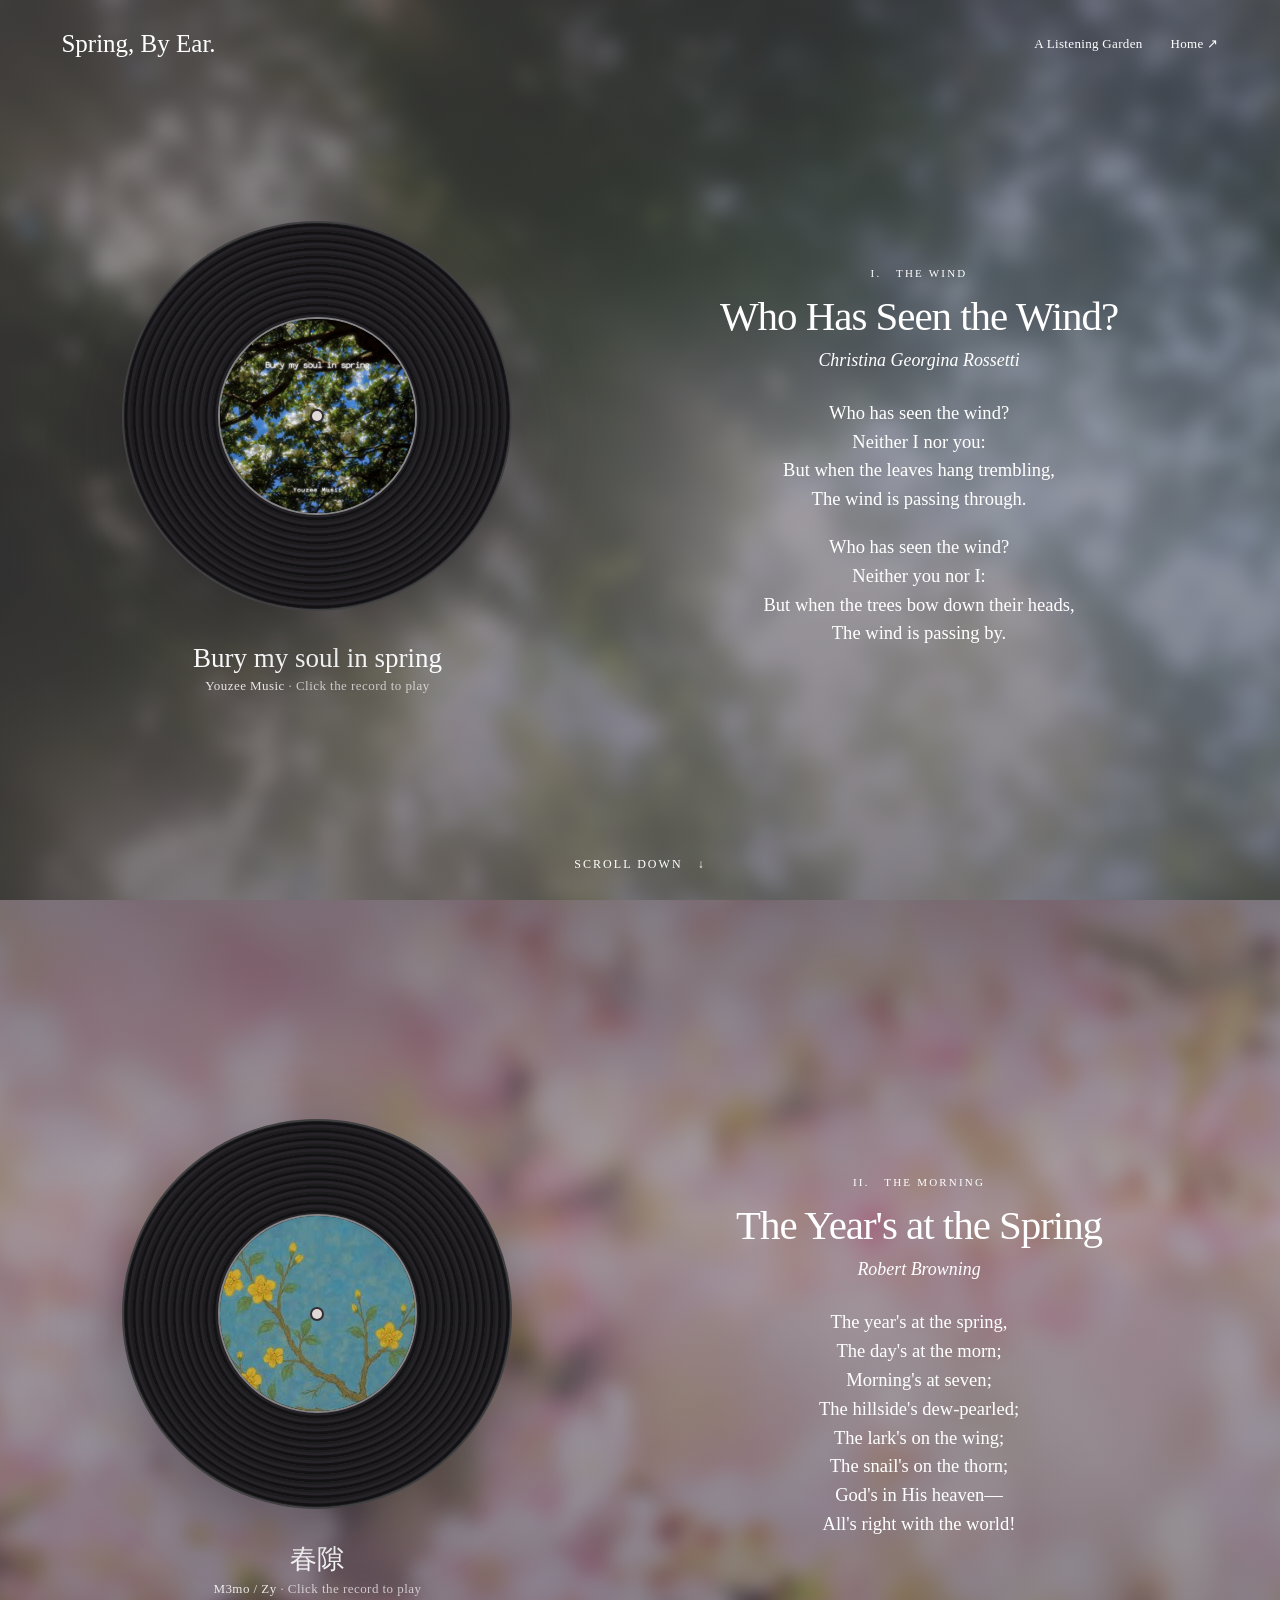
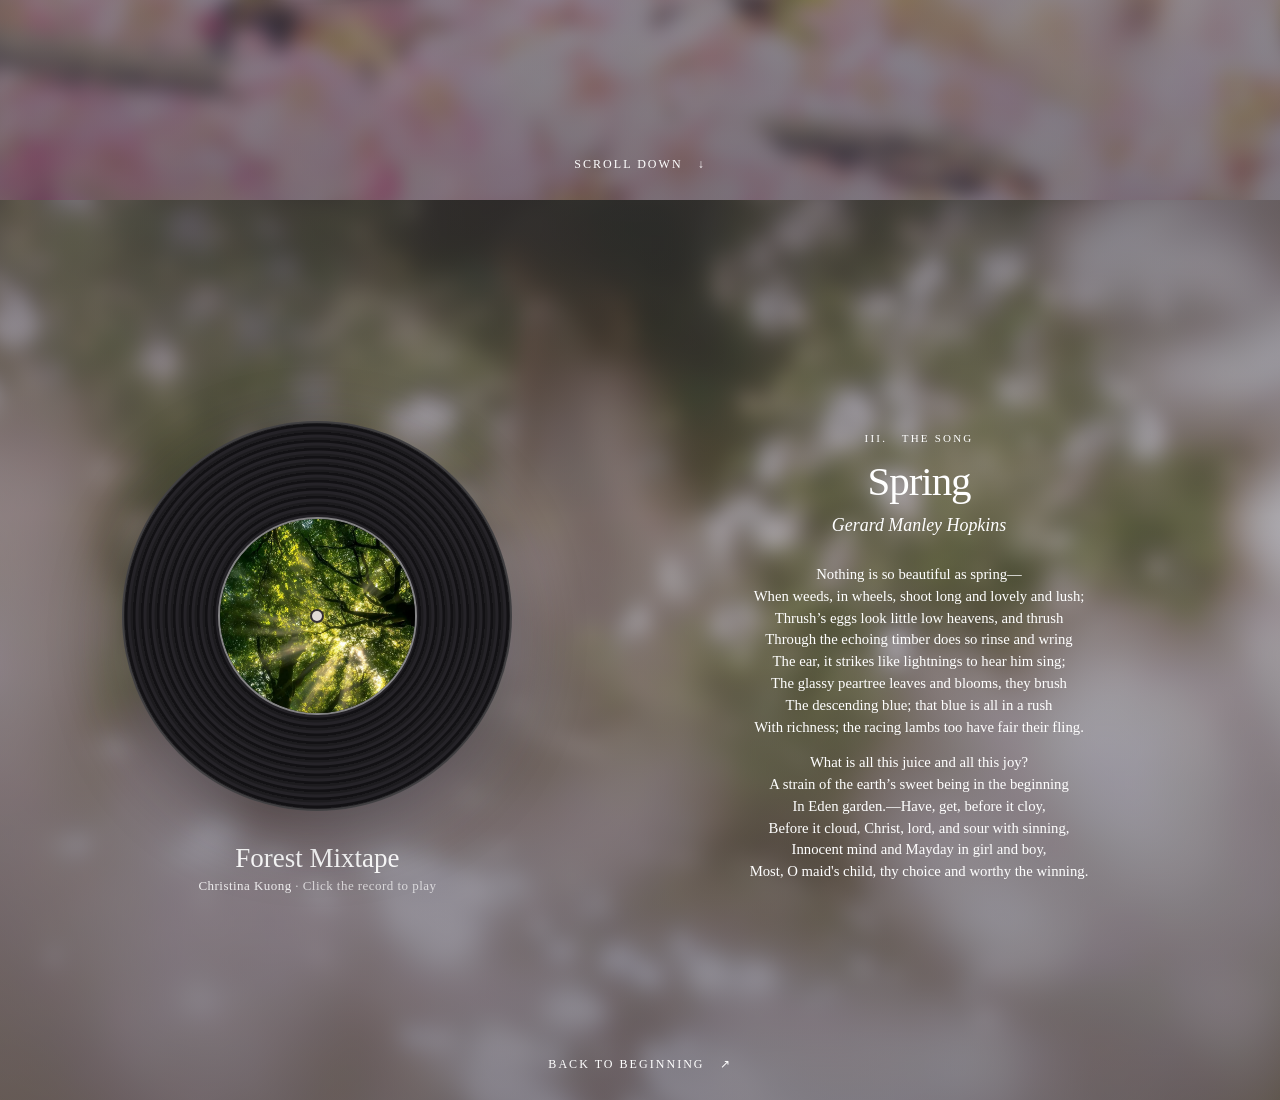
<file: page3.html>
<!doctype html>
<html lang="en">
<head>
  <meta charset="utf-8">
  <meta name="viewport" content="width=device-width, initial-scale=1">
  <title>Spring, By Ear — Three Poems</title>
  <link rel="stylesheet" href="site.css">
  <script defer src="poetry.js"></script>
</head>
<body class="poetry-page">
  <header class="site-header poetry-header"><a href="homepage.html">Spring, By Ear.</a><nav><a href="page2.html">A Listening Garden</a><a href="homepage.html">Home ↗</a></nav></header>
  <main>
    <section class="poem-section one" id="poem-1">
      <div class="poem-background"></div>
      <div class="section-content">
        <div class="record-side">
          <button class="vinyl" aria-label="Play Bury my soul in spring" aria-pressed="false" data-audio="0"><img src="bury-my-soul.jpg" alt="Bury my soul in spring official cover"></button>
          <p class="song-title">Bury my soul in spring</p><p class="artist">Youzee Music <span class="play-label">· Click the record to play</span></p>
        </div>
        <article class="poem" aria-label="Who Has Seen the Wind by Christina Georgina Rossetti">
          <div class="poem-copy"><p class="poem-number">I. &nbsp; THE WIND</p><h2>Who Has Seen the Wind?</h2><p class="poet">Christina Georgina Rossetti</p>
          <div class="verses"><p>Who has seen the wind?<br>Neither I nor you:<br>But when the leaves hang trembling,<br>The wind is passing through.</p><p>Who has seen the wind?<br>Neither you nor I:<br>But when the trees bow down their heads,<br>The wind is passing by.</p></div></div>
        </article>
      </div>
      <a class="scroll-prompt" href="#poem-2">Scroll Down <span>↓</span></a>
    </section>
    <section class="poem-section two" id="poem-2">
      <div class="poem-background"></div>
      <div class="section-content">
        <div class="record-side"><button class="vinyl" aria-label="Play 春隙 by M3mo and Zy" aria-pressed="false" data-audio="1"><img src="chunxi-m3mo-zy.jpg" alt="春隙 by Zy and M3mo official video artwork"></button><p class="song-title">春隙</p><p class="artist">M3mo / Zy <span class="play-label">· Click the record to play</span></p></div>
        <article class="poem" aria-label="The Year's at the Spring by Robert Browning"><div class="poem-copy"><p class="poem-number">II. &nbsp; THE MORNING</p><h2>The Year's at the Spring</h2><p class="poet">Robert Browning</p>
          <div class="verses"><p>The year's at the spring,<br>The day's at the morn;<br>Morning's at seven;<br>The hillside's dew-pearled;<br>The lark's on the wing;<br>The snail's on the thorn;<br>God's in His heaven—<br>All's right with the world!</p></div></div></article>
      </div>
      <a class="scroll-prompt" href="#poem-3">Scroll Down <span>↓</span></a>
    </section>
    <section class="poem-section three" id="poem-3">
      <div class="poem-background"></div>
      <div class="section-content">
        <div class="record-side"><button class="vinyl" aria-label="Play Forest Mixtape" aria-pressed="false" data-audio="2"><img src="forest-custom.jpg" alt="Forest Mixtape cover with sunlit green trees"></button><p class="song-title">Forest Mixtape</p><p class="artist">Christina Kuong <span class="play-label">· Click the record to play</span></p></div>
        <article class="poem" aria-label="Spring by Gerard Manley Hopkins"><div class="poem-copy"><p class="poem-number">III. &nbsp; THE SONG</p><h2>Spring</h2><p class="poet">Gerard Manley Hopkins</p>
          <div class="verses long-poem"><p>Nothing is so beautiful as spring—<br>When weeds, in wheels, shoot long and lovely and lush;<br>Thrush’s eggs look little low heavens, and thrush<br>Through the echoing timber does so rinse and wring<br>The ear, it strikes like lightnings to hear him sing;<br>The glassy peartree leaves and blooms, they brush<br>The descending blue; that blue is all in a rush<br>With richness; the racing lambs too have fair their fling.</p><p>What is all this juice and all this joy?<br>A strain of the earth’s sweet being in the beginning<br>In Eden garden.—Have, get, before it cloy,<br>Before it cloud, Christ, lord, and sour with sinning,<br>Innocent mind and Mayday in girl and boy,<br>Most, O maid's child, thy choice and worthy the winning.</p></div></div></article>
      </div>
      <a class="scroll-prompt" href="homepage.html">Back To Beginning <span>↗</span></a>
    </section>
  </main>
</body>
</html>
</file>
<file: Camille-styles.css>
* {
  margin: 0;
  padding: 0;
  box-sizing: border-box;
}

html {
  scroll-behavior: smooth;
}

body {
  background: #100e10;
  color: #f6eee8;
  font-family: Arial, sans-serif;
  overflow-x: hidden;
}

a {
  text-decoration: none;
  color: inherit;
}

img {
  max-width: 100%;
}

/* Navigation */

header {
  display: flex;
  justify-content: space-between;
  align-items: center;
  padding: 25px 6%;
  border-bottom: 1px solid #ffffff25;
  background: #100e10;
  position: relative;
  z-index: 10;
}

.logo {
  font-size: 30px;
  font-weight: bold;
}

.logo span {
  color: #ef9cab;
  padding: 0 5px;
}

nav {
  display: flex;
  gap: 35px;
}

nav a {
  font-size: 12px;
  letter-spacing: 2px;
  transition: color 0.3s;
}

nav a:hover {
  color: #ef9cab;
}

.issue {
  font-size: 11px;
  letter-spacing: 2px;
  color: #bfb2b2;
}

.label, .small-title {
  font-size: 12px;
  letter-spacing: 3px;
  color: #e9a5ad;
}

/* Homepage */

.hero {
  height: 850px;
  min-height: 700px;
  position: relative;
  overflow: hidden;
  padding: 55px 6%;
  background:
    radial-gradient(ellipse at 70% 50%, #633b38 0%, transparent 48%),
    #100e10;
}

.hero-text {
  position: absolute;
  top: 25%;
  left: 7%;
  z-index: 3;
}

.hero h1 {
  font-size: clamp(65px, 8vw, 135px);
  line-height: 0.94;
  letter-spacing: -5px;
  font-weight: 900;
}

h1 i, h2 i {
  font-family: Georgia, serif;
  font-weight: normal;
  color: #f0a1ac;
}

.pink {
  color: #f0a1ac;
}

.hero-text p {
  max-width: 350px;
  color: #d1bdba;
  margin-top: 35px;
  line-height: 1.7;
  font-size: 15px;
}

.enter {
  display: inline-block;
  border: 1px solid #f0a1ac;
  padding: 17px 28px;
  margin-top: 30px;
  color: #f5b7bf;
  font-size: 12px;
  letter-spacing: 2px;
  transition: 0.3s;
}

.enter:hover {
  background: #f0a1ac;
  color: #100e10;
}

.bottom-note {
  position: absolute;
  bottom: 35px;
  right: 6%;
  font-size: 11px;
  letter-spacing: 3px;
  color: #b5a5a2;
}

/* Floating Art */

.hero-art {
  position: absolute;
  width: 620px;
  height: 620px;
  right: 2%;
  top: 12%;
}

.glow {
  position: absolute;
  width: 420px;
  height: 420px;
  top: 100px;
  left: 100px;
  border-radius: 50%;
  background: #e69c7855;
  filter: blur(90px);
}

.glass-circle {
  position: absolute;
  width: 440px;
  height: 440px;
  border-radius: 50%;
  top: 90px;
  left: 80px;
  border: 1px solid #ffffff55;
  background: radial-gradient(circle at 30% 20%,
    #ffffff35, #ffffff05 45%, #e6a2a015);
  box-shadow:
    inset 15px 15px 45px #ffffff20,
    0 20px 90px #00000080;
  backdrop-filter: blur(4px);
  transform: rotate(-20deg);
}

.fruit {
  position: absolute;
  object-fit: contain;
  filter: drop-shadow(15px 25px 25px #00000080);
  animation: float 6s ease-in-out infinite;
}

.strawberry {
  width: 260px;
  top: 5%;
  right: 10%;
  transform: rotate(15deg);
}

.lemon {
  width: 300px;
  left: 0;
  top: 38%;
  animation-delay: 1s;
}

.tea {
  width: 290px;
  right: 0;
  bottom: 0;
  animation-delay: 2s;
}

.flower {
  position: absolute;
  color: #f4b3bc;
  text-shadow: 0 0 30px #ef9cab;
}

.flower1 {
  font-size: 110px;
  right: 10%;
  top: 40%;
}

.flower2 {
  font-size: 60px;
  left: 15%;
  top: 15%;
}

@keyframes float {
  0% { translate: 0 0; }
  50% { translate: 0 -20px; }
  100% { translate: 0 0; }
}

/* About Section */

.about {
  padding: 140px 8%;
  display: grid;
  grid-template-columns: 1fr 2fr 1fr;
  gap: 50px;
  border-bottom: 1px solid #ffffff25;
}

.about h2 {
  font-size: clamp(45px, 5vw, 85px);
  line-height: 1;
}

.about > p:last-child {
  font-size: 15px;
  line-height: 1.9;
  color: #bcb2b1;
  align-self: end;
}

/* Chapter Cards */

.chapters {
  padding: 100px 8%;
}

.chapter {
  display: flex;
  align-items: center;
  justify-content: space-between;
  margin-top: 30px;
  padding: 50px 7%;
  min-height: 350px;
  background: linear-gradient(120deg, #312124, #141114);
  border: 1px solid #ffffff20;
  transition: 0.4s;
  overflow: hidden;
}

.chapter:hover {
  background: #473036;
  transform: translateY(-5px);
}

.chapter p,
.chapter span {
  font-size: 12px;
  letter-spacing: 2px;
  color: #edb4bc;
}

.chapter h2 {
  font-size: clamp(35px, 5vw, 70px);
  margin: 25px 0;
  line-height: 1;
}

.chapter img {
  width: 230px;
  height: 240px;
  object-fit: contain;
  transition: 0.5s;
}

.chapter:hover img {
  transform: scale(1.12) rotate(8deg);
}

/* Inner Pages */

.page-intro {
  position: relative;
  padding: 130px 8%;
  min-height: 550px;
  background:
    radial-gradient(circle at 80% 50%, #683d44, transparent 50%),
    #181216;
  overflow: hidden;
}

.page-intro h1 {
  margin-top: 35px;
  font-size: clamp(60px, 8vw, 115px);
  line-height: 0.95;
  letter-spacing: -3px;
}

.page-intro > p:not(.label) {
  margin-top: 35px;
  max-width: 520px;
  line-height: 1.8;
  color: #d3bfc1;
}

.page-intro > span {
  position: absolute;
  right: 8%;
  bottom: 50px;
  font-size: 14px;
  color: #edb4bc;
}

/* Four Flavors */

.flavor-list {
  padding: 80px 8%;
}

.flavor-card {
  display: grid;
  grid-template-columns: 1fr 1fr;
  margin-bottom: 25px;
  min-height: 440px;
  overflow: hidden;
  border: 1px solid #ffffff22;
}

.flavor-image {
  display: flex;
  justify-content: center;
  align-items: center;
  position: relative;
  overflow: hidden;
}

.flavor-image span {
  position: absolute;
  top: 25px;
  left: 30px;
  font-size: 100px;
  font-weight: bold;
  color: #ffffff15;
}

.flavor-image img {
  width: 65%;
  max-height: 350px;
  object-fit: contain;
  filter: drop-shadow(15px 25px 20px #00000070);
  transition: 0.5s;
}

.flavor-card:hover img {
  transform: scale(1.1) rotate(-5deg);
}

.flavor-info {
  padding: 75px 10%;
  display: flex;
  flex-direction: column;
  justify-content: center;
}

.flavor-info > p:first-child {
  color: #f6b4bd;
  font-size: 12px;
  letter-spacing: 2px;
}

.flavor-info h2 {
  font-size: clamp(55px, 6vw, 100px);
  line-height: 0.95;
  margin: 30px 0;
}

.flavor-info > p:last-child {
  color: #dbcccb;
  line-height: 1.8;
  font-size: 15px;
}

.strawberry-bg {
  background: linear-gradient(110deg, #502a35, #201619);
}

.lemon-bg {
  background: linear-gradient(110deg, #50432a, #201c16);
}

.matcha-bg {
  background: linear-gradient(110deg, #253d30, #151d18);
}

.tea-bg {
  background: linear-gradient(110deg, #553845, #261921);
}

.next-page {
  display: block;
  padding: 80px 8%;
  background: #e8a5ae;
  color: #201218;
}

.next-page span {
  font-size: 12px;
  letter-spacing: 2px;
}

.next-page h2 {
  font-size: clamp(35px, 6vw, 85px);
  margin-top: 20px;
}

.next-page:hover {
  background: #f3c1c7;
}

/* Recipe Page */

.recipe-intro {
  min-height: 650px;
}

.intro-image {
  position: absolute;
  width: 340px;
  right: 10%;
  top: 18%;
  filter: drop-shadow(15px 25px 35px #00000090);
  animation: float 6s infinite;
}

.recipe-section {
  padding: 120px 8%;
}

.recipe-section h2 {
  font-size: clamp(55px, 7vw, 100px);
  margin: 35px 0;
  line-height: 0.95;
}

.recipe-description {
  color: #bcb0b0;
  max-width: 450px;
  line-height: 1.8;
  margin-bottom: 60px;
}

.recipe-grid {
  display: grid;
  grid-template-columns: repeat(4, 1fr);
  gap: 15px;
}

.recipe-item {
  min-height: 420px;
  background: linear-gradient(#3d292f, #201719);
  border: 1px solid #ffffff25;
  padding: 25px;
  text-align: center;
  transition: 0.4s;
}

.recipe-item:hover {
  transform: translateY(-10px);
  background: #50323b;
}

.recipe-item > p:first-child {
  font-size: 10px;
  color: #efb1bb;
  letter-spacing: 1px;
}

.recipe-item img {
  width: 100%;
  height: 210px;
  object-fit: contain;
  margin: 20px 0;
}

.recipe-item h3 {
  font-size: 20px;
  margin-bottom: 15px;
}

.recipe-item > p:last-child {
  color: #c7b6b8;
  font-size: 13px;
  line-height: 1.6;
}

/* Ending */

.ending {
  padding: 130px 8%;
  text-align: center;
  background:
    radial-gradient(circle at center, #61353f, transparent 70%),
    #1d1418;
}

.ending h2 {
  font-size: clamp(45px, 7vw, 100px);
  line-height: 1.1;
  margin: 40px 0;
}

.ending > p:not(.label) {
  color: #dbc4c8;
  max-width: 450px;
  margin: auto;
  line-height: 1.8;
}

/* Footer */

footer {
  display: flex;
  justify-content: space-between;
  padding: 35px 8%;
  border-top: 1px solid #ffffff25;
  font-size: 11px;
  letter-spacing: 2px;
  color: #b6a6a7;
}

footer a:hover {
  color: #ef9cab;
}

/* Smaller Screens */

@media (max-width: 800px) {

  header {
    flex-wrap: wrap;
    gap: 20px;
  }

  nav {
    gap: 15px;
    flex-wrap: wrap;
  }

  .issue {
    display: none;
  }

  .hero {
    height: 850px;
  }

  .hero-text {
    top: 28%;
  }

  .hero h1 {
    font-size: 60px;
    letter-spacing: -2px;
  }

  .hero-art {
    transform: scale(0.65);
    transform-origin: top right;
    top: 10%;
    right: -80px;
  }

  .about {
    grid-template-columns: 1fr;
  }

  .chapter img {
    width: 130px;
  }

  .flavor-card {
    grid-template-columns: 1fr;
  }

  .flavor-image {
    min-height: 300px;
  }

  .flavor-info {
    padding: 40px;
  }

  .recipe-grid {
    grid-template-columns: repeat(2, 1fr);
  }

  .intro-image {
    width: 180px;
    right: 0;
    top: 40%;
    opacity: 0.7;
  }

  footer {
    gap: 20px;
    flex-wrap: wrap;
  }
}

@media (max-width: 480px) {
  .recipe-grid {
    grid-template-columns: 1fr;
  }

  .hero h1 {
    font-size: 48px;
  }

  .chapter {
    padding: 30px;
  }

  .chapter img {
    width: 95px;
  }
}

@media (prefers-reduced-motion: reduce) {
  .fruit, .intro-image {
    animation: none;
  }
}


/* Interactive Section */

.interactive {
  text-align: center;
  padding: 100px 20px;
  background: #241a20;
}

.interactive h2 {
  font-size: 35px;
  margin-bottom: 20px;
  color: #f0a1ac;
}

.interactive p {
  color: #e1c9cd;
  margin: 20px 0;
}

.interactive button {
  background: transparent;
  color: #f0a1ac;
  border: 1px solid #f0a1ac;
  padding: 15px 25px;
  margin: 10px;
  cursor: pointer;
  font-size: 13px;
  transition: 0.3s;
}

.interactive button:hover {
  background: #f0a1ac;
  color: #100e10;
}

#flavorResult,
#springMessage {
  font-family: Georgia, serif;
  font-size: 25px;
  margin-top: 35px;
}
</file>
<file: Cici-style.css>
* {
    margin: 0;
    padding: 0;
    box-sizing: border-box;
}

html {
    scroll-behavior: smooth;
}

body {
    background-color: #fff9f2;
    color: #5b4350;
    font-family: Georgia, serif;
}

section {
    padding: 80px 8%;
}

h1, h2, h3 {
    font-weight: normal;
}

p {
    line-height: 1.7;
}

nav {
    display: flex;
    justify-content: space-between;
    align-items: center;
    padding: 20px 8%;
    background-color: #fff9f2;
}

nav h2 {
    font-style: italic;
    font-size: 26px;
}

nav a {
    color: #5b4350;
    text-decoration: none;
    margin-left: 22px;
}

nav a:hover {
    color: #df829b;
}

.home {
    min-height: 650px;
    display: flex;
    align-items: center;
    background-image: url("gettyimages-108198334.avif");
    background-size: cover;
    background-position: center;
}

.home-content {
    max-width: 550px;
    padding: 40px;
    background-color: rgba(255, 249, 242, 0.85);
}

.small-title {
    color: #b47d8c;
    letter-spacing: 3px;
    font-size: 12px;
    margin-bottom: 20px;
}

.home h1 {
    font-size: 75px;
    line-height: 1.1;
}

.home h1 span {
    color: #df829b;
    font-style: italic;
}

.intro {
    margin: 25px 0;
    font-size: 17px;
}

.main-button {
    display: inline-block;
    background-color: #f7b5c1;
    color: #5b4350;
    text-decoration: none;
    padding: 13px 25px;
    border-radius: 30px;
    margin-top: 20px;
}

.main-button:hover {
    background-color: #e9d6ea;
}

.hub {
    text-align: center;
}

.hub h2 {
    font-size: 42px;
}

.hub > p {
    margin: 12px 0 35px;
}

.hub-grid {
    display: grid;
    grid-template-columns: repeat(2, minmax(220px, 1fr));
    gap: 20px;
    max-width: 650px;
    margin: 0 auto;
}

.hub-card {
    padding: 30px 15px;
    background-color: #e9d6ea;
    color: #5b4350;
    text-decoration: none;
    border-radius: 18px;
}

.hub-card:nth-child(even) {
    background-color: #f8e8a6;
}

.hub-card.scent {
    background-color: #f7b5c1;
}

.hub-card.sound {
    background-color: #e9d6ea;
}

.hub-card span {
    font-size: 13px;
}

.hub-card h3 {
    font-size: 25px;
    margin: 15px 0;
}

.hub-card:hover {
    transform: translateY(-5px);
}

.ingredients {
    text-align: center;
    background-color: #f8eefa;
}

.ingredients h2,
.perfumes h2 {
    font-size: 43px;
}

.description {
    max-width: 550px;
    margin: 15px auto 40px;
}

.ingredient-grid {
    display: grid;
    grid-template-columns: repeat(3, 1fr);
    gap: 20px;
    max-width: 850px;
    margin: auto;
}

.ingredient-grid button {
    background-color: #fff9f2;
    padding: 25px;
    border: 1px solid #e9d6ea;
    border-radius: 18px;
    color: #5b4350;
    cursor: pointer;
}

.ingredient-grid button:hover {
    background-color: #f7b5c1;
}

.ingredient-grid span {
    font-size: 35px;
}

.ingredient-grid h3 {
    font-size: 23px;
    margin: 10px 0;
}

.ingredient-grid p {
    font-size: 14px;
}

.info-box {
    background-color: white;
    max-width: 700px;
    margin: 40px auto 20px;
    padding: 30px;
    border-radius: 20px;
    border: 1px solid #e9d6ea;
}

.info-box h3 {
    font-size: 27px;
    margin-bottom: 12px;
}

.info-box p {
    margin: 8px 0;
}

.perfumes {
    text-align: center;
}

.perfume-grid {
    display: grid;
    grid-template-columns: repeat(3, 1fr);
    gap: 25px;
    max-width: 1000px;
    margin: auto;
}

.perfume-card {
    background-color: white;
    border: none;
    border-radius: 15px;
    padding-bottom: 25px;
    overflow: hidden;
    color: #5b4350;
    cursor: pointer;
}

.perfume-card img {
    width: 100%;
    height: 280px;
    object-fit: cover;
}

.perfume-card h3 {
    font-size: 23px;
    margin-top: 20px;
}

.perfume-card p {
    margin: 8px;
}

.perfume-card span {
    display: inline-block;
    margin-top: 12px;
    color: #c77c91;
}

.perfume-card:hover {
    background-color: #f8e8a6;
}

.journey {
    margin: 70px auto 30px;
    max-width: 700px;
}

.journey h2 {
    font-size: 35px;
}

.journey > p {
    margin: 12px 0 25px;
}

.scent-timeline {
    display: flex;
    justify-content: space-between;
    gap: 15px;
    margin: 40px 0 30px;
}

.timeline-item {
    flex: 1;
    padding: 18px 10px;
    background-color: #e9d6ea;
    border-radius: 15px;
    opacity: 0.5;
    transition: 0.3s;
}

.timeline-item.active {
    background-color: #f7b5c1;
    opacity: 1;
}

.timeline-item span {
    font-size: 13px;
    letter-spacing: 2px;
}

.timeline-item p {
    margin-top: 8px;
    font-size: 14px;
}

.stage-buttons {
    margin: 25px 0;
}

.stage-buttons button {
    padding: 12px 20px;
    margin: 5px;
    border: 1px solid #e9d6ea;
    border-radius: 25px;
    background-color: #e9d6ea;
    color: #5b4350;
    cursor: pointer;
    font-family: Georgia, serif;
    transition: 0.3s;
}

.stage-buttons button:hover,
.stage-buttons button.active {
    background-color: #df829b;
    color: white;
}

.stage-card {
    background-color: white;
    padding: 35px;
    margin-top: 20px;
    border-radius: 20px;
    border: 1px solid #e9d6ea;
    text-align: left;
}

.stage-number {
    color: #b47d8c;
    font-size: 12px;
    letter-spacing: 3px;
}

.stage-card h3 {
    font-size: 32px;
    margin: 15px 0 5px;
}

.stage-subtitle {
    color: #c77c91;
    font-style: italic;
    margin-bottom: 18px;
}

.stage-description {
    line-height: 1.8;
}

.scent-ingredients {
    display: flex;
    flex-wrap: wrap;
    gap: 10px;
    margin: 25px 0;
}

.scent-ingredients span {
    background-color: #f8eefa;
    padding: 10px 16px;
    border-radius: 20px;
    font-size: 14px;
}

.stage-time {
    font-size: 13px;
    color: #987d8a;
    font-style: italic;
}

footer {
    text-align: center;
    padding: 35px;
    background-color: #f8e8a6;
    font-style: italic;
}

@media (max-width: 700px) {

    nav {
        flex-direction: column;
        gap: 15px;
    }

    nav a {
        margin: 0 7px;
    }

    .home h1 {
        font-size: 50px;
    }

    .hub-grid {
        grid-template-columns: repeat(2, minmax(0, 1fr));
    }

    .ingredient-grid {
        grid-template-columns: repeat(2, 1fr);
    }

    .perfume-grid {
        grid-template-columns: 1fr;
    }

    .scent-timeline {
        gap: 8px;
    }

    .timeline-item {
        padding: 12px 6px;
    }

    .timeline-item p {
        font-size: 11px;
    }

    .stage-card {
        padding: 22px;
    }

    .stage-card h3 {
        font-size: 26px;
    }

    .stage-buttons button {
        padding: 10px 14px;
    }

}
</file>
<file: site.css>
@font-face {
  font-family:Gaisyr;
  src:local("ABC Gaisyr"),local("Gaisyr");
  font-display:swap
}
* {
  box-sizing:border-box
}
html {
  scroll-behavior:smooth
}
body {
  margin:0;
  font-family:Gaisyr,Georgia,serif;
  color:#fff;
  background:#a5949a
}
a {
  color:inherit;
  text-decoration:none
}
button {
  font:inherit
}
.site-header {
  position:absolute;
  top:0;
  left:0;
  right:0;
  z-index:20;
  padding:30px clamp(25px,4.8vw,82px);
  display:flex;
  align-items:center;
  justify-content:space-between;
  gap:20px;
  font-size:clamp(18px,2vw,25px)
}
.site-header>a:last-child,.site-header nav {
  font-size:13px;
  letter-spacing:.025em
}
.site-header nav {
  display:flex;
  gap:28px
}
.site-header a:hover {
  opacity:.7
}
.home {
  height:100svh;
  overflow:hidden;
  position:relative
}
.home-photo,.soft-wash {
  position:absolute;
  inset:0
}
.home-photo {
  background:url('home-bg.jpg') center/cover;
  animation:float-bg 16s ease-in-out infinite alternate
}
.soft-wash {
  background:linear-gradient(180deg,#211a2555,#d5a8b633 40%,#211a2566),linear-gradient(90deg,#775b6477,transparent 60%)
}
.home-center {
  position:absolute;
  inset:0;
  display:flex;
  flex-direction:column;
  align-items:center;
  justify-content:center;
  text-align:center;
  padding:100px 20px
}
.eyebrow {
  font-size:12px;
  letter-spacing:.19em;
  text-transform:uppercase;
  margin:0 0 30px
}
.home h1 {
  font-size:clamp(65px,10vw,160px);
  font-weight:400;
  letter-spacing:-.055em;
  line-height:.94;
  margin:0;
  text-shadow:0 1px 35px #2a252a44
}
.home h1 em {
  font-weight:400
}
.enter {
  margin-top:54px;
  font-size:18px;
  border:1px solid #ffffffa0;
  border-radius:999px;
  padding:17px 30px;
  background:#ffffff13;
  backdrop-filter:blur(7px);
  transition:background .3s
}
.enter:hover {
  background:#ffffff44
}
.enter span {
  padding-left:15px
}
.home-footer {
  position:absolute;
  bottom:36px;
  left:clamp(25px,4.8vw,82px);
  right:clamp(25px,4.8vw,82px);
  display:flex;
  justify-content:space-between;
  font-size:12px;
  letter-spacing:.13em;
  text-transform:uppercase
}
.poetry-page {
  background:#ab9ca0
}
.poetry-header {
  position:fixed;
  mix-blend-mode:screen
}
.poem-section {
  min-height:100svh;
  position:relative;
  isolation:isolate;
  display:flex;
  align-items:center;
  justify-content:center;
  overflow:hidden;
  padding:115px 5vw 100px
}
.poem-background {
  position:absolute;
  inset:-3%;
  z-index:-2;
  background-position:center;
  background-size:cover;
  filter:blur(9px);
  transform:scale(1.08)
}
.one .poem-background {
  background-image:url('spring-bird.jpg')
}
.two .poem-background {
  background-image:url('spring-pink-blossoms.jpg')
}
.three .poem-background {
  background-image:url('spring-blue-meadow.jpg')
}
.poem-section:before {
  content:"";
  position:absolute;
  inset:0;
  z-index:-1;
  background:linear-gradient(90deg,#493e4e6e,#3c354362),linear-gradient(180deg,#211e2655,transparent 35%,#18151d4f)
}
.section-content {
  width:min(1450px,100%);
  display:grid;
  grid-template-columns:44% 56%;
  align-items:center;
  gap:2vw
}
.record-side {
  display:flex;
  flex-direction:column;
  align-items:center;
  justify-content:center;
  min-width:0
}
.vinyl {
  width:min(32vw,390px);
  aspect-ratio:1;
  border:0;
  border-radius:50%;
  padding:23%;
  position:relative;
  cursor:pointer;
  background:repeating-radial-gradient(circle at 50% 50%,#1c1b1e 0 2px,#252328 3px 5px,#121114 6px 8px);
  box-shadow:0 21px 70px #17131b66,inset 0 0 0 2px #8885;
  display:grid;
  place-items:center;
  transition:transform .4s
}
.vinyl:hover {
  transform:scale(1.045)
}
.vinyl:after {
  content:"";
  position:absolute;
  width:10px;
  height:10px;
  background:#e0d9d6;
  border-radius:50%;
  top:calc(50% - 5px);
  left:calc(50% - 5px);
  box-shadow:0 0 0 2px #342e32
}
.vinyl img {
  display:block;
  position:absolute;
  width:51%;
  height:51%;
  object-fit:cover;
  border-radius:50%;
  inset:24.5%;
  border:2px solid #ddd8
}
.vinyl.playing {
  animation:turn 8s linear infinite
}
.vinyl.playing:hover {
  animation-play-state:paused
}
.song-title {
  margin:32px 0 4px;
  font-size:clamp(19px,2.2vw,27px);
  text-align:center
}
.artist {
  margin:0;
  text-align:center;
  font-size:13px;
  letter-spacing:.035em;
  opacity:.85
}
.play-label {
  opacity:.8
}
.poem {
  min-width:0;
  display:flex;
  justify-content:center;
  align-items:center;
  text-align:center
}
.poem-copy {
  width:100%;
  max-width:740px;
  opacity:0;
  transform:translateX(-38px);
  filter:blur(9px);
  transition:opacity 1.3s ease,transform 1.4s ease,filter 1.4s ease
}
.poem-section.visible .poem-copy {
  opacity:1;
  transform:translateX(0);
  filter:blur(0)
}
.poem-number {
  font-size:11px;
  letter-spacing:.2em;
  margin:0 0 16px
}
.poem h2 {
  font-size:clamp(29px,3.2vw,53px);
  font-weight:400;
  line-height:1.05;
  letter-spacing:-.025em;
  margin:0 0 12px
}
.poet {
  font-style:italic;
  font-size:clamp(15px,1.4vw,20px);
  margin:0 0 28px
}
.verses {
  font-size:clamp(15px,1.45vw,22px);
  line-height:1.55
}
.verses p {
  margin:0 0 19px
}
.verses p:last-child {
  margin-bottom:0
}
.long-poem {
  font-size:clamp(12px,1.15vw,16px);
  line-height:1.48
}
.long-poem p {
  margin-bottom:14px
}
.scroll-prompt {
  position:absolute;
  bottom:28px;
  left:50%;
  transform:translateX(-50%);
  font-size:12px;
  text-transform:uppercase;
  letter-spacing:.17em;
  white-space:nowrap;
  animation:bob 2s ease-in-out infinite
}
.scroll-prompt span {
  margin-left:10px
}
@keyframes turn {
  to {
    transform:rotate(360deg)
  }
}
@keyframes bob {
  50% {
    transform:translate(-50%,7px)
  }
}
@keyframes float-bg {
  to {
    transform:scale(1.06) translateY(-1%)
  }
}
@media(max-width:800px) {
  .site-header {
    padding:23px 22px
  }
  .site-header nav {
    gap:12px;
    font-size:11px
  }
  .poem-section {
    padding:120px 18px 80px;
    min-height:100svh
  }
  .section-content {
    grid-template-columns:1fr;
    gap:30px
  }
  .vinyl {
    width:min(49vw,240px)
  }
  .song-title {
    margin-top:17px;
    font-size:18px
  }
  .artist {
    font-size:11px
  }
  .poem h2 {
    font-size:32px
  }
  .poet {
    margin-bottom:17px
  }
  .verses {
    font-size:clamp(13px,3vw,17px);
    line-height:1.4
  }
  .long-poem {
    font-size:clamp(10px,2.1vw,14px);
    line-height:1.35
  }
  .poem-number {
    margin-bottom:9px
  }
  .poem-copy {
    max-width:100%
  }
  .home h1 {
    font-size:clamp(56px,11vw,95px)
  }
}
.one .poem-background {
  background-image:url('poem-one-bg.jpg')
}
.two .poem-background {
  background-image:url('spring-bird.jpg')
}
.three .poem-background {
  background-image:url('poem-three-bg.jpg')
}
.two .vinyl img {
  object-fit:none
}
.music-player {
  width:240px;
  height:95px;
  border:0;
  border-radius:10px;
  margin-top:16px;
  opacity:.85
}
@media(prefers-reduced-motion:reduce) {
  *,*:before,*:after {
    animation:none!important;
    transition:none!important
  }
  .poem-copy {
    opacity:1;
    transform:none;
    filter:none
  }
}

.collective-links{display:grid;grid-template-columns:repeat(2,minmax(0,1fr));gap:12px;margin-top:18px;width:min(690px,90vw)}
.collective-links .enter{margin:0;padding:12px 16px;font-size:clamp(12px,1.18vw,16px);white-space:nowrap}
.collective-links .enter span{padding-left:4px}
@media(max-width:600px){.home h1{font-size:clamp(54px,12vw,85px)}.home-center{padding-top:90px;padding-bottom:65px}.home-center>.enter{margin-top:25px}.collective-links{grid-template-columns:1fr;gap:7px;margin-top:12px}.collective-links .enter{padding:9px 15px;font-size:13px}.home-footer{bottom:15px}}
</file>
<file: Mikah-style.css>
* { box-sizing: border-box; }
body { margin: 5px; font: 11px Arial, sans-serif; color: #111; background: white; }
a { color: blue; }
button { font: inherit; padding: 12px 20px; border: 2px solid #111; background: white; cursor: pointer; }
button:hover { background: #e0ead5; }
footer { padding: 12px; text-align: right; }

/* HOME */
.archive { display: grid; grid-template-columns: repeat(4, 1fr); border-top: 2px solid; border-left: 2px solid; }
.archive > * { border-right: 2px solid; border-bottom: 2px solid; min-width: 0; padding: 8px; }
.home-nav { grid-column: span 4; display: flex; gap: 25px; min-height: 45px; align-items: center; }
.home-nav span { margin-left: auto; }
.home-logo { grid-column: span 2; grid-row: span 3; display: flex; flex-direction: column; justify-content: center; align-items: center; min-height: 320px; }
.home-logo h1 { font-size: clamp(80px, 13vw, 190px); letter-spacing: -0.1em; line-height: 1; margin: 0; }
.home-logo p:first-child { font-size: 30px; margin: 0; }
.home-info { min-height: 95px; }
.home-info strong { display: block; margin-top: 20px; font-size: 15px; }
.home-links { grid-column: span 2; min-height: 90px; }
.home-links a { display: block; margin-top: 8px; }
.specimen { height: 250px; }
.specimen img { display: block; width: 90%; height: 85%; object-fit: contain; margin: 5px auto; filter: grayscale(1); }
.specimen img:hover { transform: scale(1.05); }

/* SHARED NAV */
.page-nav { display: flex; border: 2px solid #111; border-bottom: 0; }
.page-nav a { flex: 1; text-align: center; padding: 16px 5px; border-right: 2px solid #111; color: black; text-decoration: none; }
.page-nav a:last-child { border-right: 0; }
.page-nav a:hover { background: #e0ead5; }

/* WINDOW */
.window-page { display: grid; grid-template-columns: 42% 58%; min-height: 75vh; border: 2px solid #111; }
.window-text { padding: 6vw 4vw; border-right: 2px solid #111; background: #f6f6f1; }
.window-text h1 { font-size: clamp(65px, 8vw, 130px); letter-spacing: -0.09em; line-height: 0.9; margin: 45px 0; }
.window-text p { max-width: 300px; line-height: 1.6; }
.window-text button { margin-top: 30px; }
#windowStatus { margin-top: 18px; }
.window-scene { position: relative; min-height: 500px; overflow: hidden; border: 20px solid #eee; background: #d7e2cf; perspective: 900px; }
.outside { position: absolute; inset: 0; background: linear-gradient(#c8d9d2, #f5e6c3 70%, #a0bd89); }
.sun { position: absolute; width: 130px; height: 130px; background: #fff4c9; border-radius: 50%; top: 15%; right: 25%; box-shadow: 0 0 90px #fff5ce; }
.outside img { position: absolute; width: 55%; height: 60%; object-fit: contain; filter: grayscale(1); opacity: 0.6; }
.grass { left: -12%; bottom: -10%; }
.branch { right: -12%; top: 0; }
.fog { position: absolute; inset: 0; z-index: 2; padding: 15px; display: flex; align-items: end; color: #555; background: rgba(235, 239, 235, 0.68); backdrop-filter: blur(18px); transition: opacity 0.8s; }
.window-left, .window-right { position: absolute; z-index: 3; top: 0; bottom: 0; width: 50%; border: 13px solid #171717; background: rgba(255,255,255,0.12); transition: transform 0.8s; }
.window-left { left: 0; transform-origin: left center; }
.window-right { right: 0; transform-origin: right center; }
.window-left::after, .window-right::after { content: ""; position: absolute; top: 50%; left: 0; right: 0; height: 10px; background: #171717; }
.window-scene.open .window-left { transform: rotateY(-100deg); }
.window-scene.open .window-right { transform: rotateY(100deg); }
.window-scene.open .fog { opacity: 0; }

/* MEMORY */
.memory-body { background: #f7f6f0; }
.memory-page { display: grid; grid-template-columns: 55% 45%; min-height: 75vh; border: 2px solid #111; }
.memory-text { padding: 5vw; border-right: 2px solid #111; }
.memory-text h1 { font-size: clamp(75px, 11vw, 180px); letter-spacing: -0.1em; line-height: 0.82; margin: 45px 0; }
.memory-text p:last-child { max-width: 380px; font-size: 17px; line-height: 1.5; }
.memory-entry { display: flex; flex-direction: column; align-items: flex-start; gap: 20px; padding: 4vw; }
.memory-entry img { width: 100%; height: 190px; object-fit: contain; filter: grayscale(1); }
.memory-entry textarea { width: 100%; font: 18px Arial; background: transparent; border: 0; border-bottom: 2px solid #111; resize: vertical; padding: 10px; }
#result { overflow-wrap: anywhere; }

@media (max-width: 700px) {
  .archive { grid-template-columns: repeat(2, 1fr); }
  .home-nav, .home-logo, .home-links { grid-column: span 2; }
  .home-nav { gap: 12px; }
  .home-logo { grid-row: auto; min-height: 240px; }
  .home-logo h1 { font-size: 95px; }
  .specimen { height: 190px; }
  .window-page, .memory-page { grid-template-columns: 1fr; }
  .window-text, .memory-text { border-right: 0; border-bottom: 2px solid #111; padding: 25px; }
  .window-text h1 { font-size: 65px; }
  .window-scene { min-height: 380px; border-width: 10px; }
  .memory-text h1 { font-size: 19vw; }
  .memory-entry { padding: 25px; }
}
</file>
<file: style.css>
@font-face {
  font-family: Gaisyr;
  src: local("ABC Gaisyr"),local("Gaisyr");
  font-display: swap;
}
* {
  box-sizing: border-box;
}
html,body {
  height: 100%;
  margin: 0;
}
body {
  font-family: Gaisyr,Georgia,serif;
  color: #fff;
  background: #a79a98;
}
.garden {
  position: relative;
  min-height: 100svh;
  height: 100svh;
  overflow: hidden;
  isolation: isolate;
  touch-action: pan-y;
  background: #ab949a;
}
.world,.backup-photo,.wash,.grain {
  position: absolute;
  inset: 0;
  pointer-events: none;
}
.world {
  opacity: 0;
  transition: opacity 1.25s ease;
  z-index: 0;
}
.world.active {
  opacity: 1;
}
.world .photo {
  position: absolute;
  inset: -2%;
  background-image: var(--photo);
  background-position: center;
  background-size: cover;
  transform: scale(1.035);
  animation: float 15s ease-in-out infinite alternate;
}
.world:nth-child(2n) .photo {
  animation-direction: alternate-reverse;
}
.world:nth-child(3n) .photo {
  background-position: 50% 42%;
}
.world:nth-child(5) .photo {
  background-position: 60% 50%;
}
.backup-photo {
  z-index: -1;
  background: url("spring-pink-blossoms.jpg") center/cover no-repeat;
}
.wash {
  z-index: 1;
  background: linear-gradient(180deg,rgba(18,21,21,.24) 0%,transparent 29%,rgba(30,18,24,.04) 59%,rgba(18,19,22,.34) 100%),linear-gradient(90deg,rgba(47,25,33,.09),transparent 45%);
  mix-blend-mode: multiply;
}
.grain {
  z-index: 2;
  opacity: .13;
  background-image: url("data:image/svg+xml,%3Csvg viewBox='0 0 180 180' xmlns='http://www.w3.org/2000/svg'%3E%3Cfilter id='n'%3E%3CfeTurbulence type='fractalNoise' baseFrequency='.7' numOctaves='3' stitchTiles='stitch'/%3E%3C/filter%3E%3Crect width='100%25' height='100%25' filter='url(%23n)' opacity='.7'/%3E%3C/svg%3E");
  mix-blend-mode: soft-light;
}
.topbar,.interaction,.footer {
  position: absolute;
  z-index: 5;
}
.topbar {
  top: 0;
  left: 0;
  width: 100%;
  display: flex;
  align-items: center;
  justify-content: space-between;
  padding: 30px clamp(25px,4.8vw,82px);
}
.brand {
  color: inherit;
  text-decoration: none;
  font-size: clamp(18px,2vw,25px);
  font-style: normal;
  font-weight: 400;
  letter-spacing: -.025em;
}
.page-links {
  display:flex;
  gap:25px;
  margin-left:auto;
  margin-right:25px;
  font-size:13px;
  letter-spacing:.04em
}
.page-links a {
  color:inherit;
  text-decoration:none
}
.page-links a:hover {
  opacity:.72
}
@media(max-width:620px) {
  .page-links {
    gap:14px;
    font-size:12px;
    margin-right:10px
  }
  .topbar {
    padding-left:18px;
    padding-right:18px
  }
  .brand {
    font-size:17px
  }
  .sound-button {
    font-size:11px;
    gap:6px
  }
}
.sound-button {
  cursor: pointer;
  display: flex;
  align-items: center;
  gap: 12px;
  padding: 10px 0;
  color: white;
  background: none;
  border: 0;
  font: inherit;
  font-size: 13px;
  letter-spacing: .04em;
}
.bars {
  height: 15px;
  display: flex;
  gap: 3px;
  align-items: center;
}
.bars b {
  height: 5px;
  width: 2px;
  background: white;
  border-radius: 5px;
  opacity: .85;
}
.bars b:nth-child(2) {
  height: 13px;
}
.bars b:nth-child(3) {
  height: 9px;
}
.bars b:nth-child(4) {
  height: 5px;
}
.sound-button[aria-pressed=true] .bars b {
  animation: meter .8s ease-in-out infinite alternate;
}
.sound-button[aria-pressed=true] .bars b:nth-child(2) {
  animation-delay: .2s;
}
.sound-button[aria-pressed=true] .bars b:nth-child(3) {
  animation-delay: .4s;
}
.interaction {
  left: 50%;
  top: 50%;
  display: flex;
  flex-direction: column;
  align-items: center;
  transform: translate(-50%,-48%);
}
.spin-wheel {
  width: min(30vw,260px);
  height: min(30vw,260px);
  min-width: 160px;
  min-height: 160px;
  border-radius: 50%;
  display: grid;
  place-items: center;
  cursor: pointer;
  touch-action: none;
  border: 1px solid rgba(255,255,255,.68);
  background: rgba(255,252,252,.11);
  box-shadow: 0 0 0 15px rgba(255,255,255,.035),0 0 90px rgba(245,231,227,.13),inset 0 0 35px rgba(255,255,255,.08);
  backdrop-filter: blur(5px);
  -webkit-backdrop-filter: blur(5px);
  transition: background .3s,box-shadow .3s;
}
.spin-wheel:hover {
  background: rgba(255,255,255,.2);
  box-shadow: 0 0 0 18px rgba(255,255,255,.055),0 0 90px rgba(245,231,227,.18);
}
.spin-wheel:focus-visible,.sound-button:focus-visible {
  outline: 2px solid white;
  outline-offset: 8px;
}
.wheel-face {
  width: 90px;
  height: 90px;
  position: relative;
  display: block;
  transform: rotate(var(--angle,0deg));
  transition: transform 1.8s cubic-bezier(.18,.74,.12,1);
}
.petal {
  position: absolute;
  top: 6px;
  left: 35px;
  width: 20px;
  height: 38px;
  border-radius: 50% 50% 38% 38%;
  border: 1.5px solid white;
  transform-origin: 50% 39px;
}
.p1 {
  transform: rotate(0deg);
}
.p2 {
  transform: rotate(90deg);
}
.p3 {
  transform: rotate(180deg);
}
.p4 {
  transform: rotate(270deg);
}
.center-dot {
  position: absolute;
  width: 9px;
  height: 9px;
  border: 1px solid #fff;
  background: rgba(255,255,255,.8);
  border-radius: 50%;
  top: 40px;
  left: 40px;
}
.spin-hint {
  margin-top: 34px;
  font-family: Arial,Helvetica,sans-serif;
  text-transform: uppercase;
  letter-spacing: .19em;
  font-size: 10px;
  text-shadow: 0 1px 12px #554;
}
.spin-hint span {
  font-size: 15px;
  padding-left: 5px;
}
.footer {
  bottom: 0;
  left: 0;
  right: 0;
  display: flex;
  justify-content: space-between;
  align-items: end;
  gap: 30px;
  padding: 25px clamp(25px,4.8vw,82px) 42px;
}
.caption h1 {
  font: 400 clamp(35px,6vw,92px)/.98 Gaisyr,Georgia,serif;
  letter-spacing: -.038em;
  margin: 0;
  text-shadow: 0 1px 24px #3335;
  font-style: normal;
}
.caption p {
  font: 12px/1.5 Arial,sans-serif;
  letter-spacing: .11em;
  margin: 16px 0 0;
  text-transform: uppercase;
}
.footer-note {
  font: 11px Arial,sans-serif;
  letter-spacing: .17em;
  text-transform: uppercase;
  opacity: .85;
  white-space: nowrap;
  padding-bottom: 6px;
}
.rain-layer {
  position: absolute;
  inset: 0;
  background: repeating-linear-gradient(100deg,transparent 0 21px,rgba(255,255,255,.12) 22px,transparent 24px 47px);
  opacity: .14;
  animation: rain 1.5s linear infinite;
}
.sr-only {
  position: absolute;
  left: -99999px;
}
@keyframes float {
  from {
    transform: scale(1.04) translateY(-1%);
  }
  to {
    transform: scale(1.08) translateY(1%);
  }
}
@keyframes meter {
  to {
    height: 3px;
  }
}
@keyframes rain {
  to {
    transform: translateX(-60px) translateY(80px);
  }
}
@media(max-width:650px) {
  .topbar {
    padding: 23px 23px;
  }
  .brand {
    font-size: 20px;
  }
  .spin-wheel {
    width: 180px;
    height: 180px;
  }
  .wheel-face {
    transform: scale(.8) rotate(var(--angle,0deg));
  }
  .footer {
    padding: 0 24px 30px;
    display: block;
  }
  .caption h1 {
    font-size: clamp(38px,11vw,65px);
  }
  .footer-note {
    display: none;
  }
  .caption p {
    font-size: 10px;
    margin-top: 11px;
  }
  .interaction {
    top: 44%;
  }
}
@media(prefers-reduced-motion:reduce) {
  .photo {
    animation: none !important;
  }
  .rain-layer {
    animation: none;
  }
  .world {
    transition-duration: .2s;
  }
  .wheel-face {
    transition-duration: .15s;
  }
}
.audio-message {
  position: absolute;
  z-index: 6;
  left: 50%;
  bottom: 18px;
  transform: translateX(-50%);
  font: 12px/1.4 Arial,sans-serif;
  color: #fff;
  text-shadow: 0 2px 6px #000a;
  text-align: center;
  max-width: 90vw;
  pointer-events: none;
}
.audio-message:empty {
  display: none;
}
</file>
